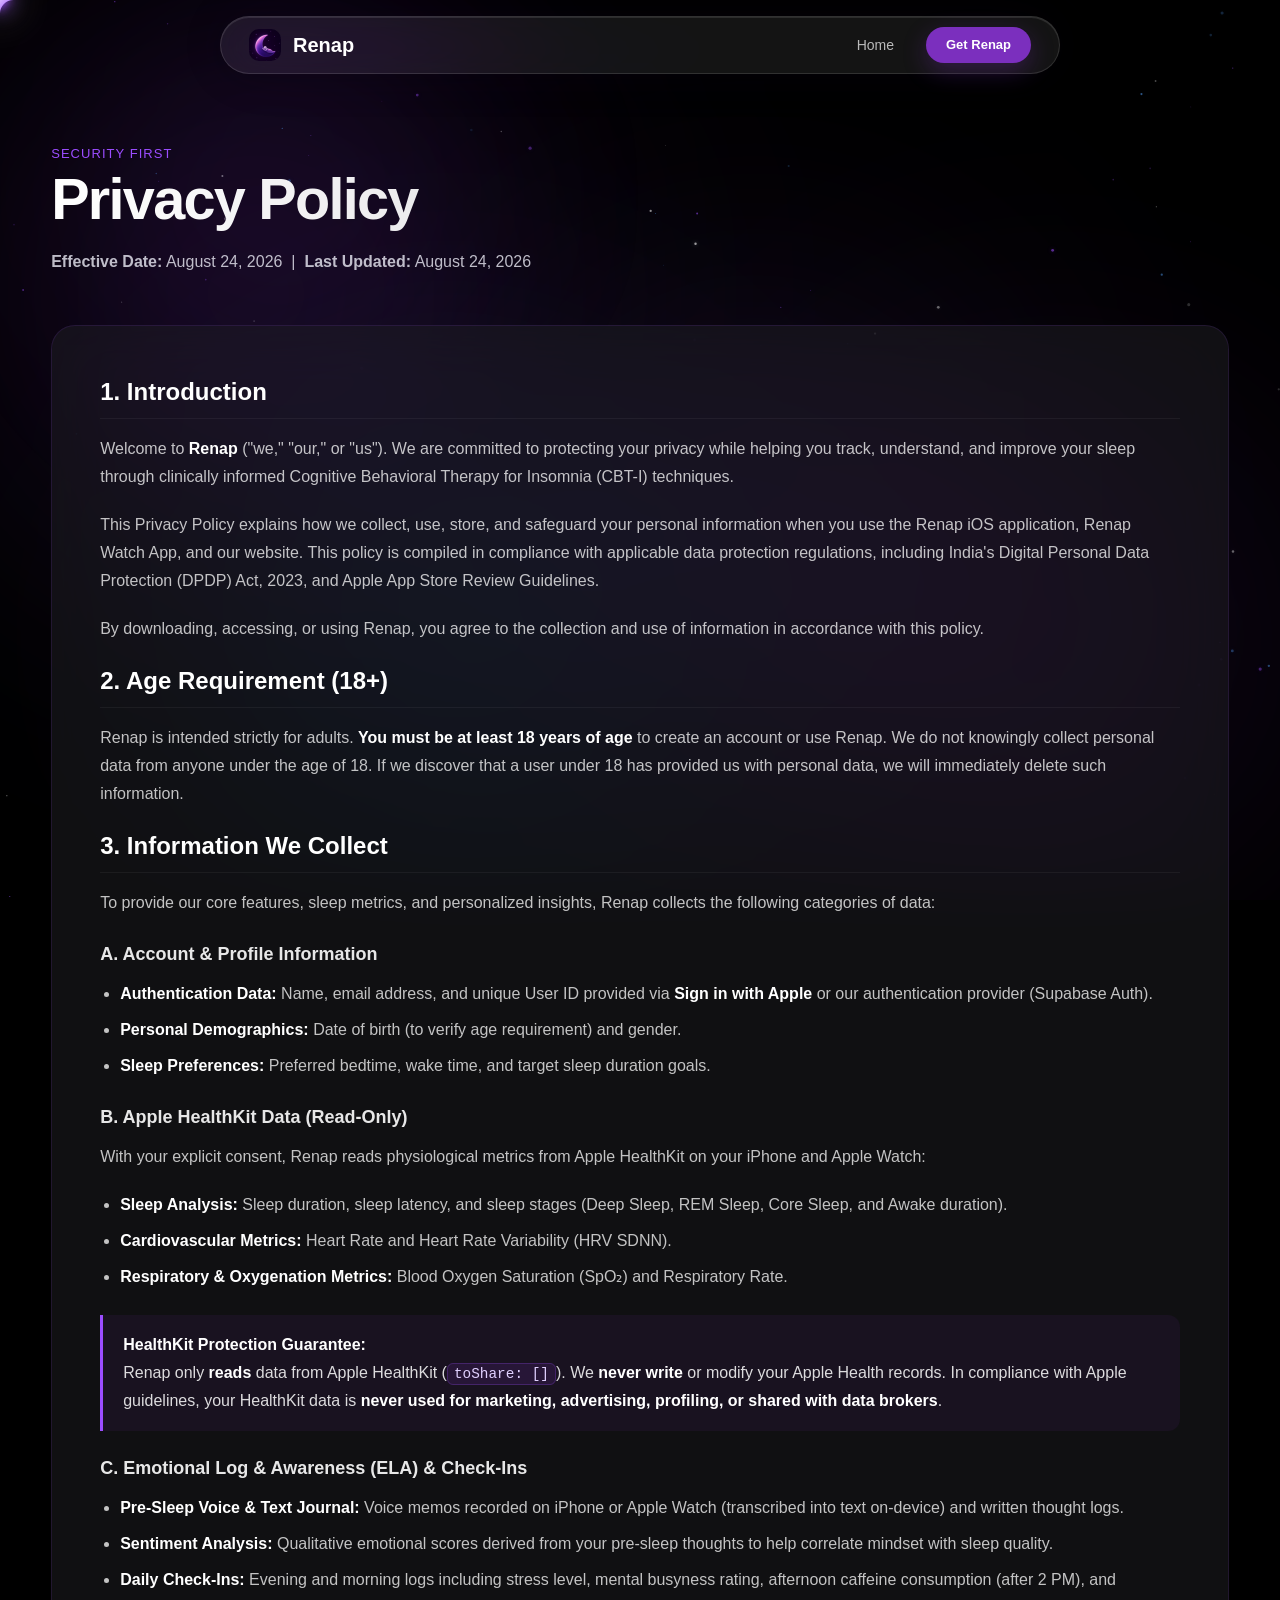
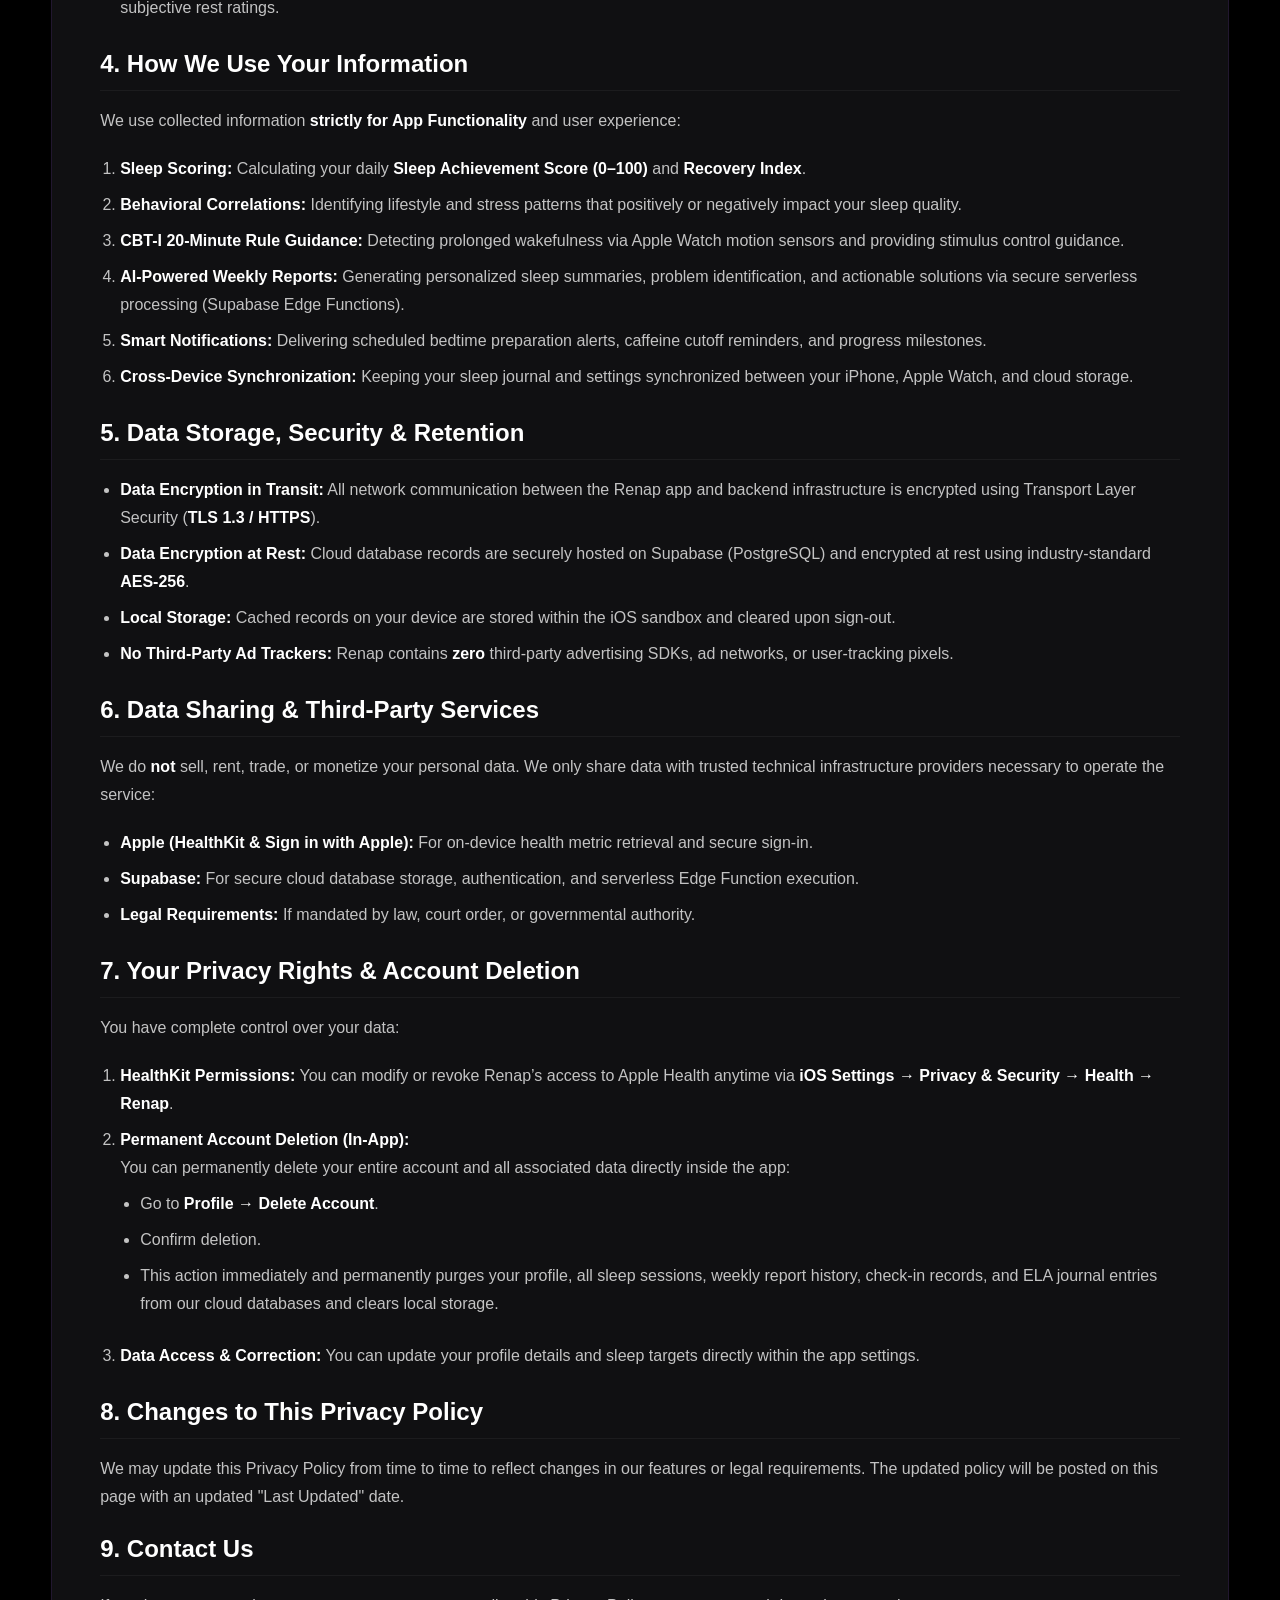
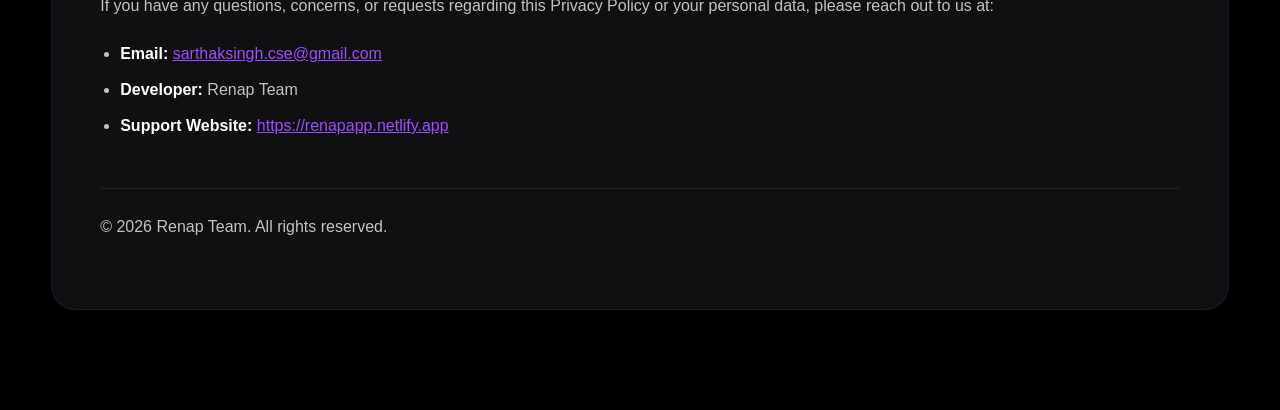
<file: privacy.html>
<!DOCTYPE html>
<html lang="en">

<head>
  <meta charset="UTF-8">
  <meta name="viewport" content="width=device-width, initial-scale=1.0">
  <title>Privacy Policy — Renap</title>
  <meta name="description"
    content="Renap Privacy Policy. Learn how we handle your Apple Watch HealthKit and sleep data with absolute privacy and security.">

  <!-- Open Graph -->
  <meta property="og:title" content="Privacy Policy — Renap">
  <meta property="og:description"
    content="Learn how Renap protects and manages your sleep data. Grounded in HealthKit sandboxing.">
  <meta property="og:type" content="website">

  <!-- Style -->
  <link rel="stylesheet" href="styles.css">
</head>

<body>

  <!-- Cinematic Noise & Glassmorphic Highlights -->
  <div class="interactive-glow-orb" id="interactiveGlowOrb" aria-hidden="true"></div>

  <!-- Flowing Liquid Background -->
  <div class="liquid-bg-container" aria-hidden="true">
    <div class="liquid-orb liquid-orb-1"></div>
    <div class="liquid-orb liquid-orb-2"></div>
    <div class="liquid-orb liquid-orb-3"></div>
    <div class="liquid-orb liquid-orb-4"></div>
  </div>

  <!-- Twinkling Sleep Dust Particles -->
  <canvas id="sleep-dust-canvas" class="particle-canvas" aria-hidden="true"></canvas>

  <!-- ============================================================
       SECTION 1 — NAVIGATION
       ============================================================ -->
  <nav class="navbar" id="navbar">
    <div class="nav-inner">
      <a href="index.html" class="nav-brand" aria-label="Renap Home" id="nav-brand-link">
        <img src="resource/app%20logo.png" alt="Renap Logo" class="nav-logo">
        Renap
      </a>

      <div class="nav-links" id="navLinks">
        <a href="index.html" id="nav-link-home">Home</a>
        <a href="index.html#download" class="nav-cta" id="nav-link-download">
          <span class="btn btn-primary" style="padding: 10px 22px; font-size: 14px;">Get Renap</span>
        </a>
      </div>

      <button class="nav-hamburger" id="navHamburger" aria-label="Toggle navigation menu" aria-expanded="false">
        <span></span>
        <span></span>
        <span></span>
      </button>
    </div>
  </nav>

  <!-- Mobile Nav -->
  <div class="mobile-nav-overlay" id="mobileNavOverlay"></div>
  <div class="mobile-nav" id="mobileNav">
    <a href="index.html" id="mob-link-home">Home</a>
    <a href="index.html#download" class="btn btn-primary" id="mob-link-download">Get Renap</a>
  </div>

  <main>
    <!-- ============================================================
         SECTION 2 — LEGAL DETAILS
         ============================================================ -->
    <section class="legal-section section">
      <div class="container">
        


        <div class="legal-header">
          <span class="text-caption">Security First</span>
          <h1 class="heading-section">Privacy Policy</h1>
          <p class="text-body" style="font-size: 16px; color: var(--text-secondary); margin-top: 8px;"><strong>Effective Date:</strong> August 24, 2026 &nbsp;|&nbsp; <strong>Last Updated:</strong> August 24, 2026</p>
        </div>

        <div class="legal-layout no-toc">
          
          <!-- Content Card -->
          <article class="glass-card legal-content-card">
            <div class="legal-content">
              
              <section id="introduction">
                <h2>1. Introduction</h2>
                <p>Welcome to <strong>Renap</strong> ("we," "our," or "us"). We are committed to protecting your privacy while helping you track, understand, and improve your sleep through clinically informed Cognitive Behavioral Therapy for Insomnia (CBT-I) techniques.</p>
                <p>This Privacy Policy explains how we collect, use, store, and safeguard your personal information when you use the Renap iOS application, Renap Watch App, and our website. This policy is compiled in compliance with applicable data protection regulations, including India's Digital Personal Data Protection (DPDP) Act, 2023, and Apple App Store Review Guidelines.</p>
                <p>By downloading, accessing, or using Renap, you agree to the collection and use of information in accordance with this policy.</p>
              </section>

              <section id="age-requirement">
                <h2>2. Age Requirement (18+)</h2>
                <p>Renap is intended strictly for adults. <strong>You must be at least 18 years of age</strong> to create an account or use Renap. We do not knowingly collect personal data from anyone under the age of 18. If we discover that a user under 18 has provided us with personal data, we will immediately delete such information.</p>
              </section>

              <section id="information-collected">
                <h2>3. Information We Collect</h2>
                <p>To provide our core features, sleep metrics, and personalized insights, Renap collects the following categories of data:</p>
                
                <h3>A. Account &amp; Profile Information</h3>
                <ul>
                  <li><strong>Authentication Data:</strong> Name, email address, and unique User ID provided via <strong>Sign in with Apple</strong> or our authentication provider (Supabase Auth).</li>
                  <li><strong>Personal Demographics:</strong> Date of birth (to verify age requirement) and gender.</li>
                  <li><strong>Sleep Preferences:</strong> Preferred bedtime, wake time, and target sleep duration goals.</li>
                </ul>

                <h3>B. Apple HealthKit Data (Read-Only)</h3>
                <p>With your explicit consent, Renap reads physiological metrics from Apple HealthKit on your iPhone and Apple Watch:</p>
                <ul>
                  <li><strong>Sleep Analysis:</strong> Sleep duration, sleep latency, and sleep stages (Deep Sleep, REM Sleep, Core Sleep, and Awake duration).</li>
                  <li><strong>Cardiovascular Metrics:</strong> Heart Rate and Heart Rate Variability (HRV SDNN).</li>
                  <li><strong>Respiratory &amp; Oxygenation Metrics:</strong> Blood Oxygen Saturation (SpO₂) and Respiratory Rate.</li>
                </ul>

                <blockquote class="legal-callout">
                  <p><strong>HealthKit Protection Guarantee:</strong><br>
                  Renap only <strong>reads</strong> data from Apple HealthKit (<code>toShare: []</code>). We <strong>never write</strong> or modify your Apple Health records. In compliance with Apple guidelines, your HealthKit data is <strong>never used for marketing, advertising, profiling, or shared with data brokers</strong>.</p>
                </blockquote>

                <h3>C. Emotional Log &amp; Awareness (ELA) &amp; Check-Ins</h3>
                <ul>
                  <li><strong>Pre-Sleep Voice &amp; Text Journal:</strong> Voice memos recorded on iPhone or Apple Watch (transcribed into text on-device) and written thought logs.</li>
                  <li><strong>Sentiment Analysis:</strong> Qualitative emotional scores derived from your pre-sleep thoughts to help correlate mindset with sleep quality.</li>
                  <li><strong>Daily Check-Ins:</strong> Evening and morning logs including stress level, mental busyness rating, afternoon caffeine consumption (after 2 PM), and subjective rest ratings.</li>
                </ul>
              </section>

              <section id="how-we-use">
                <h2>4. How We Use Your Information</h2>
                <p>We use collected information <strong>strictly for App Functionality</strong> and user experience:</p>
                <ol>
                  <li><strong>Sleep Scoring:</strong> Calculating your daily <strong>Sleep Achievement Score (0–100)</strong> and <strong>Recovery Index</strong>.</li>
                  <li><strong>Behavioral Correlations:</strong> Identifying lifestyle and stress patterns that positively or negatively impact your sleep quality.</li>
                  <li><strong>CBT-I 20-Minute Rule Guidance:</strong> Detecting prolonged wakefulness via Apple Watch motion sensors and providing stimulus control guidance.</li>
                  <li><strong>AI-Powered Weekly Reports:</strong> Generating personalized sleep summaries, problem identification, and actionable solutions via secure serverless processing (Supabase Edge Functions).</li>
                  <li><strong>Smart Notifications:</strong> Delivering scheduled bedtime preparation alerts, caffeine cutoff reminders, and progress milestones.</li>
                  <li><strong>Cross-Device Synchronization:</strong> Keeping your sleep journal and settings synchronized between your iPhone, Apple Watch, and cloud storage.</li>
                </ol>
              </section>

              <section id="storage-security">
                <h2>5. Data Storage, Security &amp; Retention</h2>
                <ul>
                  <li><strong>Data Encryption in Transit:</strong> All network communication between the Renap app and backend infrastructure is encrypted using Transport Layer Security (<strong>TLS 1.3 / HTTPS</strong>).</li>
                  <li><strong>Data Encryption at Rest:</strong> Cloud database records are securely hosted on Supabase (PostgreSQL) and encrypted at rest using industry-standard <strong>AES-256</strong>.</li>
                  <li><strong>Local Storage:</strong> Cached records on your device are stored within the iOS sandbox and cleared upon sign-out.</li>
                  <li><strong>No Third-Party Ad Trackers:</strong> Renap contains <strong>zero</strong> third-party advertising SDKs, ad networks, or user-tracking pixels.</li>
                </ul>
              </section>

              <section id="sharing-services">
                <h2>6. Data Sharing &amp; Third-Party Services</h2>
                <p>We do <strong>not</strong> sell, rent, trade, or monetize your personal data. We only share data with trusted technical infrastructure providers necessary to operate the service:</p>
                <ul>
                  <li><strong>Apple (HealthKit &amp; Sign in with Apple):</strong> For on-device health metric retrieval and secure sign-in.</li>
                  <li><strong>Supabase:</strong> For secure cloud database storage, authentication, and serverless Edge Function execution.</li>
                  <li><strong>Legal Requirements:</strong> If mandated by law, court order, or governmental authority.</li>
                </ul>
              </section>

              <section id="privacy-rights">
                <h2>7. Your Privacy Rights &amp; Account Deletion</h2>
                <p>You have complete control over your data:</p>
                <ol>
                  <li><strong>HealthKit Permissions:</strong> You can modify or revoke Renap’s access to Apple Health anytime via <strong>iOS Settings → Privacy &amp; Security → Health → Renap</strong>.</li>
                  <li><strong>Permanent Account Deletion (In-App):</strong><br>
                  You can permanently delete your entire account and all associated data directly inside the app:
                    <ul style="margin-top: 8px;">
                      <li>Go to <strong>Profile → Delete Account</strong>.</li>
                      <li>Confirm deletion.</li>
                      <li>This action immediately and permanently purges your profile, all sleep sessions, weekly report history, check-in records, and ELA journal entries from our cloud databases and clears local storage.</li>
                    </ul>
                  </li>
                  <li><strong>Data Access &amp; Correction:</strong> You can update your profile details and sleep targets directly within the app settings.</li>
                </ol>
              </section>

              <section id="policy-changes">
                <h2>8. Changes to This Privacy Policy</h2>
                <p>We may update this Privacy Policy from time to time to reflect changes in our features or legal requirements. The updated policy will be posted on this page with an updated "Last Updated" date.</p>
              </section>

              <section id="contact">
                <h2>9. Contact Us</h2>
                <p>If you have any questions, concerns, or requests regarding this Privacy Policy or your personal data, please reach out to us at:</p>
                <ul>
                  <li><strong>Email:</strong> <a href="mailto:sarthaksingh.cse@gmail.com">sarthaksingh.cse@gmail.com</a></li>
                  <li><strong>Developer:</strong> Renap Team</li>
                  <li><strong>Support Website:</strong> <a href="https://renapapp.netlify.app" target="_blank" rel="noopener noreferrer">https://renapapp.netlify.app</a></li>
                </ul>
              </section>

              <div class="legal-footer">
                <p>© 2026 Renap Team. All rights reserved.</p>
              </div>

            </div>
          </article>

        </div>
      </div>
    </section>
  </main>

  <script src="script.js"></script>
</body>

</html>
</file>
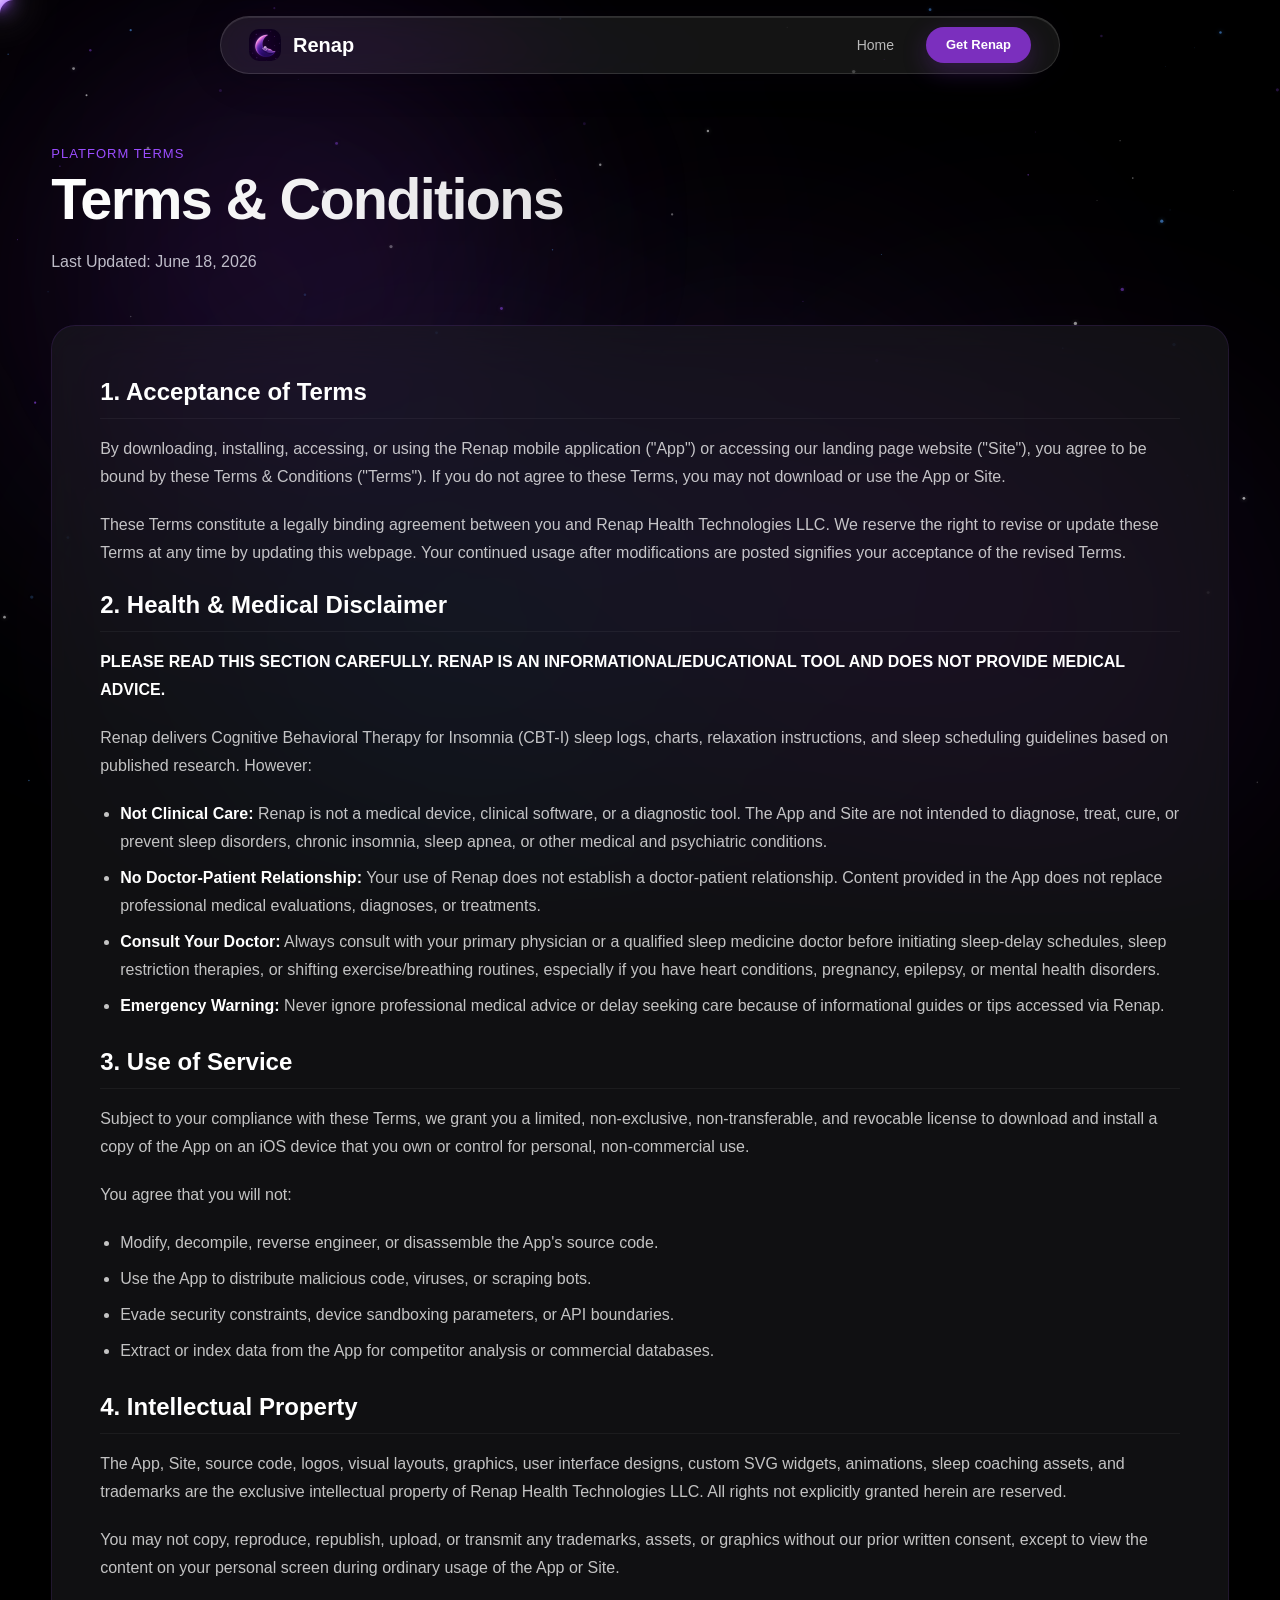
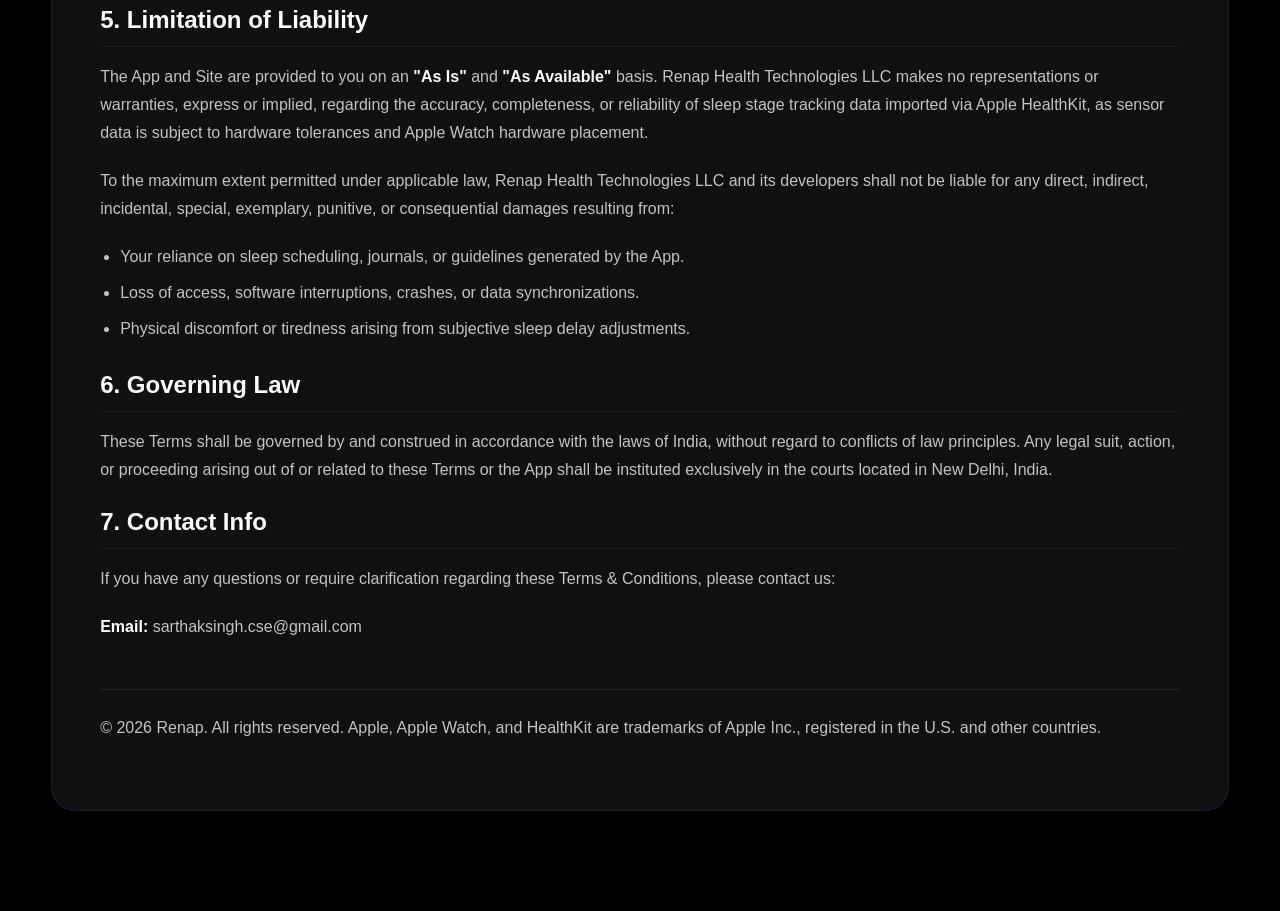
<file: terms.html>
<!DOCTYPE html>
<html lang="en">

<head>
  <meta charset="UTF-8">
  <meta name="viewport" content="width=device-width, initial-scale=1.0">
  <title>Terms & Conditions — Renap</title>
  <meta name="description"
    content="Renap Terms and Conditions. Please read our medical disclaimers, usage licensing, and service details.">

  <!-- Open Graph -->
  <meta property="og:title" content="Terms & Conditions — Renap">
  <meta property="og:description"
    content="Read the terms governing your use of the Renap app. Informational CBT-I disclaimers included.">
  <meta property="og:type" content="website">

  <!-- Style -->
  <link rel="stylesheet" href="styles.css">
</head>

<body>

  <!-- Cinematic Noise & Glassmorphic Highlights -->
  <div class="interactive-glow-orb" id="interactiveGlowOrb" aria-hidden="true"></div>

  <!-- Flowing Liquid Background -->
  <div class="liquid-bg-container" aria-hidden="true">
    <div class="liquid-orb liquid-orb-1"></div>
    <div class="liquid-orb liquid-orb-2"></div>
    <div class="liquid-orb liquid-orb-3"></div>
    <div class="liquid-orb liquid-orb-4"></div>
  </div>

  <!-- Twinkling Sleep Dust Particles -->
  <canvas id="sleep-dust-canvas" class="particle-canvas" aria-hidden="true"></canvas>

  <!-- ============================================================
       SECTION 1 — NAVIGATION
       ============================================================ -->
  <nav class="navbar" id="navbar">
    <div class="nav-inner">
      <a href="index.html" class="nav-brand" aria-label="Renap Home" id="nav-brand-link">
        <img src="resource/app%20logo.png" alt="Renap Logo" class="nav-logo">
        Renap
      </a>

      <div class="nav-links" id="navLinks">
        <a href="index.html" id="nav-link-home">Home</a>
        <a href="index.html#download" class="nav-cta" id="nav-link-download">
          <span class="btn btn-primary" style="padding: 10px 22px; font-size: 14px;">Get Renap</span>
        </a>
      </div>

      <button class="nav-hamburger" id="navHamburger" aria-label="Toggle navigation menu" aria-expanded="false">
        <span></span>
        <span></span>
        <span></span>
      </button>
    </div>
  </nav>

  <!-- Mobile Nav -->
  <div class="mobile-nav-overlay" id="mobileNavOverlay"></div>
  <div class="mobile-nav" id="mobileNav">
    <a href="index.html" id="mob-link-home">Home</a>
    <a href="index.html#download" class="btn btn-primary" id="mob-link-download">Get Renap</a>
  </div>

  <main>
    <!-- ============================================================
         SECTION 2 — LEGAL DETAILS
         ============================================================ -->
    <section class="legal-section section">
      <div class="container">
        


        <div class="legal-header">
          <span class="text-caption">Platform Terms</span>
          <h1 class="heading-section">Terms & Conditions</h1>
          <p class="text-body" style="font-size: 16px; color: var(--text-secondary); margin-top: 8px;">Last Updated: June 18, 2026</p>
        </div>

        <div class="legal-layout no-toc">
          
          <!-- Content Card -->
          <article class="glass-card legal-content-card">
            <div class="legal-content">
              
              <section id="acceptance">
                <h2>1. Acceptance of Terms</h2>
                <p>By downloading, installing, accessing, or using the Renap mobile application ("App") or accessing our landing page website ("Site"), you agree to be bound by these Terms & Conditions ("Terms"). If you do not agree to these Terms, you may not download or use the App or Site.</p>
                <p>These Terms constitute a legally binding agreement between you and Renap Health Technologies LLC. We reserve the right to revise or update these Terms at any time by updating this webpage. Your continued usage after modifications are posted signifies your acceptance of the revised Terms.</p>
              </section>

              <section id="medical-disclaimer">
                <h2>2. Health & Medical Disclaimer</h2>
                <p><strong>PLEASE READ THIS SECTION CAREFULLY. RENAP IS AN INFORMATIONAL/EDUCATIONAL TOOL AND DOES NOT PROVIDE MEDICAL ADVICE.</strong></p>
                <p>Renap delivers Cognitive Behavioral Therapy for Insomnia (CBT-I) sleep logs, charts, relaxation instructions, and sleep scheduling guidelines based on published research. However:</p>
                <ul>
                  <li><strong>Not Clinical Care:</strong> Renap is not a medical device, clinical software, or a diagnostic tool. The App and Site are not intended to diagnose, treat, cure, or prevent sleep disorders, chronic insomnia, sleep apnea, or other medical and psychiatric conditions.</li>
                  <li><strong>No Doctor-Patient Relationship:</strong> Your use of Renap does not establish a doctor-patient relationship. Content provided in the App does not replace professional medical evaluations, diagnoses, or treatments.</li>
                  <li><strong>Consult Your Doctor:</strong> Always consult with your primary physician or a qualified sleep medicine doctor before initiating sleep-delay schedules, sleep restriction therapies, or shifting exercise/breathing routines, especially if you have heart conditions, pregnancy, epilepsy, or mental health disorders.</li>
                  <li><strong>Emergency Warning:</strong> Never ignore professional medical advice or delay seeking care because of informational guides or tips accessed via Renap.</li>
                </ul>
              </section>

              <section id="use-of-service">
                <h2>3. Use of Service</h2>
                <p>Subject to your compliance with these Terms, we grant you a limited, non-exclusive, non-transferable, and revocable license to download and install a copy of the App on an iOS device that you own or control for personal, non-commercial use.</p>
                <p>You agree that you will not:</p>
                <ul>
                  <li>Modify, decompile, reverse engineer, or disassemble the App's source code.</li>
                  <li>Use the App to distribute malicious code, viruses, or scraping bots.</li>
                  <li>Evade security constraints, device sandboxing parameters, or API boundaries.</li>
                  <li>Extract or index data from the App for competitor analysis or commercial databases.</li>
                </ul>
              </section>

              <section id="intellectual-prop">
                <h2>4. Intellectual Property</h2>
                <p>The App, Site, source code, logos, visual layouts, graphics, user interface designs, custom SVG widgets, animations, sleep coaching assets, and trademarks are the exclusive intellectual property of Renap Health Technologies LLC. All rights not explicitly granted herein are reserved.</p>
                <p>You may not copy, reproduce, republish, upload, or transmit any trademarks, assets, or graphics without our prior written consent, except to view the content on your personal screen during ordinary usage of the App or Site.</p>
              </section>

              <section id="limitation-liability">
                <h2>5. Limitation of Liability</h2>
                <p>The App and Site are provided to you on an <strong>"As Is"</strong> and <strong>"As Available"</strong> basis. Renap Health Technologies LLC makes no representations or warranties, express or implied, regarding the accuracy, completeness, or reliability of sleep stage tracking data imported via Apple HealthKit, as sensor data is subject to hardware tolerances and Apple Watch hardware placement.</p>
                <p>To the maximum extent permitted under applicable law, Renap Health Technologies LLC and its developers shall not be liable for any direct, indirect, incidental, special, exemplary, punitive, or consequential damages resulting from:</p>
                <ul>
                  <li>Your reliance on sleep scheduling, journals, or guidelines generated by the App.</li>
                  <li>Loss of access, software interruptions, crashes, or data synchronizations.</li>
                  <li>Physical discomfort or tiredness arising from subjective sleep delay adjustments.</li>
                </ul>
              </section>

              <section id="governing-law">
                <h2>6. Governing Law</h2>
                <p>These Terms shall be governed by and construed in accordance with the laws of India, without regard to conflicts of law principles. Any legal suit, action, or proceeding arising out of or related to these Terms or the App shall be instituted exclusively in the courts located in New Delhi, India.</p>
              </section>

              <section id="contact">
                <h2>7. Contact Info</h2>
                <p>If you have any questions or require clarification regarding these Terms & Conditions, please contact us:</p>
                <p><strong>Email:</strong> sarthaksingh.cse@gmail.com</p>
              </section>

              <div class="legal-footer">
                <p>© 2026 Renap. All rights reserved. Apple, Apple Watch, and HealthKit are trademarks of Apple Inc., registered in the U.S. and other countries.</p>
              </div>

            </div>
          </article>

        </div>
      </div>
    </section>
  </main>

  <script src="script.js"></script>
</body>

</html>
</file>
<file: styles.css>
/* ============================================================
   RENAP — Landing Page Styles
   Complete responsive rewrite
   ============================================================ */

/* --- Removed Google Fonts in favor of Apple System Fonts --- */

/* ============================================================
   1. DESIGN TOKENS
   ============================================================ */
:root {
  /* Brand Colors */
  --renap-purple: #7B2FBE;
  --renap-purple-bright: #9B4DFF;
  --renap-deep-purple: #7B61FF;
  --renap-moon-blue: #4A90E2;
  --renap-orb-pink: #FF2D9B;
  --renap-orb-blue: #3D5AFE;

  /* Sleep Stage Colors */
  --sleep-awake: #FF6B6B;
  --sleep-rem: #5AC8FA;
  --sleep-core: #007AFF;
  --sleep-deep: #5856D6;

  /* Surfaces */
  --bg: #000000;
  --surface: rgba(28, 28, 30, 0.6);
  --surface-hover: rgba(44, 44, 46, 0.8);
  --surface-border: rgba(155, 77, 255, 0.12);
  --surface-border-hover: rgba(155, 77, 255, 0.3);

  /* Text */
  --text-primary: #FFFFFF;
  --text-secondary: rgba(235, 235, 245, 0.8);

  /* Typography */
  --font-display: -apple-system, BlinkMacSystemFont, "SF Pro Display", "Helvetica Neue", Helvetica, Arial, sans-serif;
  --font-body: -apple-system, BlinkMacSystemFont, "SF Pro Text", "Helvetica Neue", Helvetica, Arial, sans-serif;
  --font-mono: "SF Mono", ui-monospace, SFMono-Regular, Menlo, Monaco, Consolas, monospace;

  /* Spacing */
  --section-padding: 120px 0;
  --container-width: 1600px;
  --card-radius: 24px;
  --btn-radius: 9999px;

  /* Transitions */
  --transition-fast: 200ms ease;
  --transition-card: 250ms ease;
}

/* ============================================================
   2. GLOBAL RESET & BASE
   ============================================================ */
*,
*::before,
*::after {
  margin: 0;
  padding: 0;
  box-sizing: border-box;
}

html {
  scroll-behavior: smooth;
  -webkit-font-smoothing: antialiased;
  -moz-osx-font-smoothing: grayscale;
  overflow-x: hidden;
  height: 100%;
}

body {
  font-family: var(--font-body);
  font-size: 17px;
  line-height: 1.5;
  color: var(--text-primary);
  background-color: var(--bg);
  overflow-x: hidden;
  display: flex;
  flex-direction: column;
  min-height: 100vh;
}

main {
  flex: 1 0 auto;
}

a {
  color: inherit;
  text-decoration: none;
}

img {
  max-width: 100%;
  display: block;
}

button {
  font-family: inherit;
  cursor: pointer;
  border: none;
  background: none;
  color: inherit;
}

ul,
ol {
  list-style: none;
}

/* ============================================================
   3. TYPOGRAPHY
   ============================================================ */
.heading-hero {
  font-family: var(--font-display);
  font-size: clamp(44px, 6vw, 110px);
  font-weight: 800;
  line-height: 1.05;
  letter-spacing: -0.04em;
  color: var(--text-primary);
}

.heading-section {
  font-family: var(--font-display);
  font-size: clamp(32px, 4.5vw, 68px);
  font-weight: 700;
  line-height: 1.15;
  letter-spacing: -0.03em;
  color: var(--text-primary);
}

.heading-feature {
  font-family: var(--font-display);
  font-size: clamp(22px, 2.2vw, 38px);
  font-weight: 600;
  line-height: 1.3;
  color: var(--text-primary);
}

.text-body {
  font-size: clamp(17px, 1.3vw, 22px);
  font-weight: 400;
  line-height: 1.8;
  color: rgba(255, 255, 255, 0.88);
}

.text-caption {
  font-size: 13px;
  font-weight: 500;
  letter-spacing: 0.08em;
  text-transform: uppercase;
  color: var(--text-secondary);
}

.text-data {
  font-family: var(--font-mono);
  font-size: clamp(36px, 4.5vw, 72px);
  font-weight: 700;
  color: var(--renap-purple-bright);
}

.text-purple {
  color: var(--renap-purple-bright) !important;
}

/* ============================================================
   4. LAYOUT
   ============================================================ */
.container {
  width: 100%;
  max-width: var(--container-width);
  margin: 0 auto;
  padding: 0 clamp(16px, 4vw, 64px);
}

.section {
  position: relative;
  padding: var(--section-padding);
  overflow: hidden;
  /* Prevent decorative background orbs and glows from causing horizontal overflow */
}

.section-center {
  text-align: center;
}

.section-header {
  max-width: 800px;
  margin: 0 auto 64px;
  text-align: center;
}

.section-header .text-body {
  margin-top: 32px;
  line-height: 1.85;
}

/* ============================================================
   5. GLASSMORPHIC CARDS
   ============================================================ */
.glass-card {
  position: relative;
  overflow: hidden;
  background: var(--surface);
  backdrop-filter: saturate(180%) blur(30px);
  -webkit-backdrop-filter: saturate(180%) blur(30px);
  border: 0.5px solid var(--surface-border);
  border-radius: var(--card-radius);
  padding: 32px;
  transition: border-color var(--transition-card),
    background var(--transition-card),
    transform var(--transition-card);
}

.glass-card:hover {
  border-color: var(--surface-border-hover);
  background: var(--surface-hover);
  transform: translateY(-2px);
}

/* Interactive 3D glass card shine reflection */
.glass-card::before,
.feature-info::before {
  content: '';
  position: absolute;
  inset: 0;
  background: radial-gradient(circle 240px at var(--mouse-x, -999px) var(--mouse-y, -999px),
      rgba(255, 255, 255, 0.08),
      transparent 80%);
  z-index: 1;
  pointer-events: none;
  transition: opacity 300ms ease;
  opacity: 0;
}

.glass-card:hover::before,
.feature-info:hover::before {
  opacity: 1;
}

/* ============================================================
   6. BUTTONS
   ============================================================ */
.btn {
  display: inline-flex;
  align-items: center;
  justify-content: center;
  gap: 8px;
  padding: 14px 28px;
  border-radius: var(--btn-radius);
  font-size: 16px;
  font-weight: 600;
  transition: transform 150ms cubic-bezier(0.25, 0.46, 0.45, 0.94),
    background 200ms ease,
    box-shadow 200ms ease,
    border-color 200ms ease;
  white-space: nowrap;
}

.btn-primary {
  background: var(--renap-purple);
  color: var(--text-primary);
  box-shadow: 0 8px 24px rgba(123, 47, 190, 0.3);
}

.btn-primary:hover {
  filter: brightness(1.1);
  box-shadow: 0 12px 28px rgba(155, 77, 255, 0.4);
  transform: translateY(-2px) scale(1.02);
}

.btn-primary:active {
  transform: translateY(1px) scale(0.95) !important;
}

.btn-ghost {
  background: transparent;
  color: var(--renap-purple-bright);
  border: 1.5px solid var(--renap-purple-bright);
}

.btn-ghost:hover {
  background: rgba(155, 77, 255, 0.1);
  box-shadow: 0 0 20px rgba(155, 77, 255, 0.2);
  transform: translateY(-2px) scale(1.02);
}

.btn-ghost:active {
  transform: translateY(1px) scale(0.95) !important;
}

/* Focus states for accessibility */
.btn:focus-visible,
a:focus-visible,
button:focus-visible {
  outline: 2px solid var(--renap-purple-bright);
  outline-offset: 3px;
}

/* Cinematic Glassmorphic Highlights */

.interactive-glow-orb {
  position: fixed;
  top: 0;
  left: 0;
  width: 600px;
  height: 600px;
  border-radius: 50%;
  background: radial-gradient(circle, rgba(155, 77, 255, 0.08) 0%, rgba(0, 0, 0, 0) 70%);
  filter: blur(80px);
  pointer-events: none;
  z-index: -5;
  /* Behind text but in front of fixed orbs */
  transform: translate3d(-999px, -999px, 0) translate(-50%, -50%);
  will-change: transform;
  display: block;
}

.particle-canvas {
  position: fixed;
  top: 0;
  left: 0;
  width: 100vw;
  height: 100vh;
  pointer-events: none;
  z-index: -8;
  /* Float on top of liquid orbs (-10) but behind everything else */
}

/* Liquid background container and elements */
.liquid-bg-container {
  position: fixed;
  top: 0;
  left: 0;
  width: 100vw;
  height: 100vh;
  z-index: -10;
  pointer-events: none;
  overflow: hidden;
  background-color: #000000;
  /* Removed parent-level filter: blur to prevent full-screen repaint and color banding */
  opacity: 0.85;
}

.liquid-filter-svg {
  position: absolute;
  width: 0;
  height: 0;
  pointer-events: none;
}

.liquid-orb {
  position: absolute;
  border-radius: 50%;
  mix-blend-mode: screen;
  will-change: transform;
  filter: blur(120px);
  /* Applied directly to individual orbs for GPU caching and ultra-smooth animations */
}

.liquid-orb-1 {
  top: -10%;
  left: -10%;
  width: 60vw;
  height: 60vw;
  background: radial-gradient(circle, rgba(123, 47, 190, 0.25) 0%, rgba(123, 47, 190, 0.05) 60%, rgba(0, 0, 0, 0) 100%);
  animation: liquidFloat1 24s ease-in-out infinite;
}

.liquid-orb-2 {
  bottom: -10%;
  right: -10%;
  width: 55vw;
  height: 55vw;
  background: radial-gradient(circle, rgba(123, 47, 190, 0.18) 0%, rgba(123, 47, 190, 0.04) 60%, rgba(0, 0, 0, 0) 100%);
  animation: liquidFloat2 28s ease-in-out infinite;
}

.liquid-orb-3 {
  top: 35%;
  left: 10%;
  width: 50vw;
  height: 50vw;
  background: radial-gradient(circle, rgba(74, 144, 226, 0.18) 0%, rgba(74, 144, 226, 0.04) 60%, rgba(0, 0, 0, 0) 100%);
  animation: liquidFloat3 22s ease-in-out infinite;
}

.liquid-orb-4 {
  top: 20%;
  right: 15%;
  width: 52vw;
  height: 52vw;
  background: radial-gradient(circle, rgba(155, 77, 255, 0.16) 0%, rgba(155, 77, 255, 0.03) 60%, rgba(0, 0, 0, 0) 100%);
  animation: liquidFloat4 26s ease-in-out infinite;
}

/* ============================================================
   7. PURPLE GLOW & ORB BACKGROUNDS
   ============================================================ */
.glow-bg {
  position: absolute;
  top: -300px;
  left: 50%;
  transform: translateX(-50%);
  width: 1200px;
  height: 800px;
  background: radial-gradient(circle at center,
      rgba(155, 77, 255, 0.18) 0%,
      rgba(123, 47, 190, 0.1) 35%,
      rgba(74, 144, 226, 0.04) 65%,
      rgba(123, 47, 190, 0.01) 85%,
      rgba(0, 0, 0, 0) 100%);
  filter: blur(120px);
  pointer-events: none;
  z-index: 0;
  opacity: 0.4;
}

.glow-bg-strong {
  width: 1400px;
  height: 900px;
  background: radial-gradient(circle at center,
      rgba(155, 77, 255, 0.28) 0%,
      rgba(123, 47, 190, 0.14) 35%,
      rgba(61, 90, 254, 0.07) 65%,
      rgba(255, 45, 155, 0.02) 85%,
      rgba(0, 0, 0, 0) 100%);
  filter: blur(140px);
  opacity: 0.5;
}

.orb {
  position: absolute;
  border-radius: 50%;
  pointer-events: none;
  z-index: 0;
}

.orb-pink {
  width: 500px;
  height: 500px;
  background: radial-gradient(circle, rgba(255, 45, 155, 0.08) 0%, rgba(0, 0, 0, 0) 70%);
  filter: blur(80px);
}

.orb-blue {
  width: 450px;
  height: 450px;
  background: radial-gradient(circle, rgba(61, 90, 254, 0.08) 0%, rgba(0, 0, 0, 0) 70%);
  filter: blur(80px);
}

/* ============================================================
   8. NAVIGATION
   ============================================================ */
.navbar {
  position: fixed;
  top: 16px;
  left: 50%;
  transform: translateX(-50%);
  width: min(92vw, 840px);
  z-index: 1000;
  background: rgba(255, 255, 255, 0.08);
  backdrop-filter: saturate(180%) blur(24px);
  -webkit-backdrop-filter: saturate(180%) blur(24px);
  border: 1px solid rgba(255, 255, 255, 0.12);
  border-radius: 9999px;
  box-shadow:
    0 4px 30px rgba(0, 0, 0, 0.3),
    0 0 60px rgba(123, 47, 190, 0.06),
    inset 0 1px 0 rgba(255, 255, 255, 0.1);
  transition: background 300ms ease, border-color 300ms ease, box-shadow 300ms ease;
  animation: navbarSlideDown 800ms cubic-bezier(0.16, 1, 0.3, 1) both;
}

.navbar.scrolled {
  background: rgba(10, 5, 20, 0.75);
  border-color: rgba(155, 77, 255, 0.15);
  box-shadow:
    0 8px 32px rgba(0, 0, 0, 0.5),
    0 0 40px rgba(123, 47, 190, 0.08),
    inset 0 1px 0 rgba(255, 255, 255, 0.06);
}

.nav-inner {
  display: flex;
  align-items: center;
  justify-content: space-between;
  height: 56px;
  width: 100%;
  margin: 0 auto;
  padding: 0 28px;
  gap: 36px;
}

.nav-brand {
  display: flex;
  align-items: center;
  gap: 12px;
  font-family: var(--font-display);
  font-weight: 700;
  font-size: 20px;
  color: var(--text-primary);
  z-index: 1001;
  white-space: nowrap;
  flex-shrink: 0;
}

.nav-brand svg {
  width: 28px;
  height: 28px;
  fill: var(--renap-purple-bright);
}

.nav-logo {
  width: 32px;
  height: 32px;
  border-radius: 10px;
  object-fit: cover;
}

.nav-links {
  display: flex;
  align-items: center;
  gap: 28px;
  margin-left: auto;
}

.nav-links a {
  font-size: 14px;
  font-weight: 500;
  color: rgba(255, 255, 255, 0.7);
  transition: color var(--transition-fast);
  position: relative;
  white-space: nowrap;
}

.nav-links a::after {
  content: '';
  position: absolute;
  bottom: -4px;
  left: 50%;
  transform: translateX(-50%);
  width: 0;
  height: 2px;
  background: var(--renap-purple-bright);
  border-radius: 1px;
  transition: width 250ms ease;
}

.nav-links a:hover,
.nav-links a.active {
  color: #ffffff;
}

.nav-links a.active::after,
.nav-links a:hover::after {
  width: 100%;
}

.nav-cta {
  margin-left: 4px;
}

.nav-cta .btn {
  padding: 8px 20px !important;
  font-size: 13px !important;
}

.nav-cta::after {
  display: none !important;
}

/* Hamburger */
.nav-hamburger {
  display: none;
  flex-direction: column;
  gap: 5px;
  z-index: 1001;
  padding: 8px;
}

.nav-hamburger span {
  width: 24px;
  height: 2px;
  background: var(--text-primary);
  border-radius: 2px;
  transition: all 300ms ease;
}

.nav-hamburger.open span:nth-child(1) {
  transform: rotate(45deg) translate(5px, 5px);
}

.nav-hamburger.open span:nth-child(2) {
  opacity: 0;
}

.nav-hamburger.open span:nth-child(3) {
  transform: rotate(-45deg) translate(5px, -5px);
}

/* Mobile Nav Overlay */
.mobile-nav-overlay {
  position: fixed;
  inset: 0;
  background: rgba(0, 0, 0, 0.6);
  backdrop-filter: blur(8px);
  -webkit-backdrop-filter: blur(8px);
  opacity: 0;
  visibility: hidden;
  transition: all 300ms ease;
  z-index: 999;
}

.mobile-nav-overlay.open {
  opacity: 1;
  visibility: visible;
}

.mobile-nav {
  position: fixed;
  top: 0;
  right: -100%;
  width: 300px;
  max-width: 85vw;
  height: 100vh;
  height: 100dvh;
  background: rgba(10, 5, 20, 0.95);
  backdrop-filter: blur(24px);
  -webkit-backdrop-filter: blur(24px);
  border-left: 1px solid rgba(255, 255, 255, 0.08);
  padding: 100px 32px 32px;
  display: flex;
  flex-direction: column;
  gap: 28px;
  transition: right 350ms cubic-bezier(0.22, 1, 0.36, 1);
  z-index: 1000;
  overflow-y: auto;
}

.mobile-nav.open {
  right: 0;
}

.mobile-nav a {
  font-size: 20px;
  font-weight: 500;
  color: var(--text-secondary);
  transition: color var(--transition-fast);
}

.mobile-nav a:hover,
.mobile-nav a.active {
  color: var(--renap-purple-bright);
}

.mobile-nav .btn {
  margin-top: 16px;
  text-align: center;
}

/* ============================================================
   9. HERO SECTION
   ============================================================ */
.hero {
  padding: 160px 0 80px;
  min-height: 100vh;
  display: flex;
  flex-direction: column;
  justify-content: center;
  position: relative;
}

.hero-content {
  display: grid;
  grid-template-columns: 1fr 1fr;
  gap: 80px;
  align-items: center;
}

.hero-text {
  position: relative;
  z-index: 2;
}

.hero-text .heading-hero {
  margin-bottom: 24px;
}

.hero-text .text-body {
  font-size: 18px;
  max-width: 520px;
  margin-bottom: 36px;
}

.hero-ctas {
  display: flex;
  align-items: center;
  gap: 16px;
  flex-wrap: wrap;
}

.hero-visual {
  position: relative;
  display: flex;
  justify-content: center;
  align-items: center;
  z-index: 2;
}

.hero-visual .phone-frame-real-mockup {
  width: auto;
  height: 560px;
}

.hero .glow-bg {
  animation: breathe 4s ease-in-out infinite;
}

/* Floating stat chips */
.stat-chip {
  position: absolute;
  display: flex;
  align-items: center;
  gap: 8px;
  padding: 10px 16px;
  background: rgba(255, 255, 255, 0.07);
  backdrop-filter: blur(16px);
  -webkit-backdrop-filter: blur(16px);
  border: 1px solid rgba(255, 255, 255, 0.12);
  border-radius: 16px;
  font-size: 14px;
  font-weight: 500;
  white-space: nowrap;
  z-index: 5;
  animation: floatChip 3.5s ease-in-out infinite;
}

.stat-chip .chip-value {
  font-family: var(--font-mono);
  font-weight: 700;
  color: var(--renap-purple-bright);
}

.stat-chip .chip-arrow {
  color: #4ADE80;
  font-size: 12px;
}

.stat-chip:nth-child(1) {
  top: 5%;
  right: 0%;
  animation-delay: 0s;
}

.stat-chip:nth-child(2) {
  bottom: 20%;
  right: -2%;
  animation-delay: 0.8s;
}

.stat-chip:nth-child(3) {
  bottom: 10%;
  left: 0%;
  animation-delay: 1.5s;
}

.stat-chip:nth-child(4) {
  top: 15%;
  left: -1%;
  animation-delay: 2.2s;
}

/* Social proof bar */
.social-proof {
  margin-top: 36px;
  padding: 20px 0;
  position: relative;
  z-index: 2;
}

.social-proof-inner {
  display: flex;
  align-items: center;
  justify-content: center;
  gap: 16px;
  flex-wrap: wrap;
  font-size: 14px;
  color: var(--text-secondary);
}

.social-proof .stars {
  color: #FFD700;
  letter-spacing: 2px;
}

.social-proof .dot {
  width: 4px;
  height: 4px;
  border-radius: 50%;
  background: rgba(255, 255, 255, 0.25);
  display: inline-block;
}

/* ============================================================
   10. iPHONE MOCKUP
   ============================================================ */
.phone-frame {
  position: relative;
  width: 280px;
  /* Fixed width on desktop */
  aspect-ratio: 406 / 839;
  border-radius: 40px;
  background: #000000;
  overflow: hidden;
  box-shadow: 0 0 80px rgba(123, 47, 190, 0.2);
  flex-shrink: 0;
  --phone-scale: 1;
  /* Default scale factor for W=280px */
}

.phone-frame::after {
  content: '';
  position: absolute;
  inset: 0;
  background-image: url('resource/Iphone.png');
  background-size: 100% 100%;
  background-repeat: no-repeat;
  pointer-events: none;
  z-index: 10;
}

.phone-screenshot {
  position: absolute;
  top: 3.2%;
  bottom: 3.2%;
  left: 6.5%;
  right: 6.5%;
  width: 87%;
  height: 93.6%;
  object-fit: cover;
  object-position: top;
  border-radius: 36px;
  display: block;
}

/* Hide fake Dynamic Island as it is built into the official iPhone frame image */
.phone-frame::before {
  display: none;
}

/* Real mockup images that already include the iPhone bezel — hide the ::after overlay */
.phone-frame-real-mockup {
  background: transparent;
  box-shadow: none;
  border-radius: 0;
  overflow: visible;
  /* Override the base width/aspect-ratio — use fixed height as the single sizing anchor */
  width: auto;
  aspect-ratio: unset;
  height: 500px;
  /* Uniform height for all feature mockups */
}

.phone-frame-real-mockup::after {
  display: none;
}

.phone-frame-real-mockup .phone-mockup-img {
  width: auto;
  height: 100%;
  max-width: 100%;
  object-fit: contain;
  display: block;
  border-radius: 0;
  filter: drop-shadow(0 0 60px rgba(123, 47, 190, 0.25));
}

.phone-screen {
  position: absolute;
  top: 0;
  left: 0;
  width: 280px;
  height: 578px;
  transform-origin: top left;
  transform: scale(var(--phone-scale, 1));
  padding: 52px 16px 16px;
  overflow: hidden;
  display: flex;
  flex-direction: column;
  gap: 10px;
  box-sizing: border-box;
}

/* Sleep Dashboard Screen Content */
.screen-header {
  text-align: center;
  margin-bottom: 4px;
}

.screen-header .screen-title {
  font-size: 13px;
  font-weight: 600;
  color: var(--text-primary);
}

.screen-header .screen-date {
  font-size: 10px;
  color: var(--text-secondary);
}

.screen-score-ring {
  width: 80px;
  height: 80px;
  border-radius: 50%;
  border: 3px solid var(--renap-purple-bright);
  display: flex;
  align-items: center;
  justify-content: center;
  margin: 4px auto;
  position: relative;
}

.screen-score-ring::before {
  content: '';
  position: absolute;
  inset: -1px;
  border-radius: 50%;
  border: 3px solid transparent;
  border-top-color: var(--renap-deep-purple);
  border-right-color: var(--renap-deep-purple);
}

.screen-score {
  font-family: var(--font-mono);
  font-size: 26px;
  font-weight: 700;
  color: var(--renap-purple-bright);
}

.screen-score-label {
  font-size: 8px;
  color: var(--text-secondary);
  text-align: center;
  margin-top: -2px;
}

.screen-card {
  background: rgba(255, 255, 255, 0.05);
  border: 1px solid rgba(255, 255, 255, 0.08);
  border-radius: 14px;
  padding: 10px 12px;
}

.screen-card-title {
  font-size: 9px;
  font-weight: 600;
  color: var(--text-secondary);
  text-transform: uppercase;
  letter-spacing: 0.05em;
  margin-bottom: 6px;
}

/* Hypnogram bars */
.hypnogram {
  display: flex;
  align-items: flex-end;
  gap: 2px;
  height: 40px;
}

.hypnogram-bar {
  flex: 1;
  border-radius: 2px 2px 0 0;
  min-width: 3px;
}

/* Stage legend */
.stage-legend {
  display: flex;
  gap: 8px;
  flex-wrap: wrap;
  margin-top: 4px;
}

.stage-dot {
  display: flex;
  align-items: center;
  gap: 3px;
  font-size: 7px;
  color: var(--text-secondary);
}

.stage-dot span {
  width: 6px;
  height: 6px;
  border-radius: 50%;
}

/* Vital row */
.vitals-row {
  display: grid;
  grid-template-columns: 1fr 1fr;
  gap: 6px;
}

.vital-item {
  background: rgba(255, 255, 255, 0.04);
  border: 1px solid rgba(255, 255, 255, 0.06);
  border-radius: 10px;
  padding: 8px;
  text-align: center;
}

.vital-value {
  font-family: var(--font-mono);
  font-size: 14px;
  font-weight: 700;
  color: var(--text-primary);
}

.vital-label {
  font-size: 8px;
  color: var(--text-secondary);
  margin-top: 2px;
}

/* ============================================================
   11. PAIN POINT SECTION
   ============================================================ */
#problem .section-header {
  max-width: 1000px;
}

.problem-layout {
  display: grid;
  grid-template-columns: 1fr 1.2fr;
  gap: 80px;
  align-items: center;
}

.problem-left .section-header {
  text-align: left;
  margin: 0;
  max-width: 100%;
}

.problem-left .text-body {
  margin-top: 24px;
}

.problem-right {
  display: flex;
  flex-direction: column;
  gap: 20px;
}

.pain-stat-card {
  display: grid;
  grid-template-columns: 1fr;
  align-items: center;
  padding: 32px;
  background: rgba(28, 28, 30, 0.4);
  border: 1.5px solid rgba(155, 77, 255, 0.12);
  border-radius: 20px;
  text-align: left;
  transition: all 0.4s cubic-bezier(0.25, 1, 0.5, 1);
  position: relative;
  overflow: hidden;
  box-shadow: 0 4px 20px rgba(0, 0, 0, 0.3);
}

.stat-card-default,
.stat-card-hover {
  grid-area: 1 / 1;
  width: 100%;
  transition: opacity 0.35s cubic-bezier(0.25, 1, 0.5, 1),
    transform 0.35s cubic-bezier(0.25, 1, 0.5, 1),
    filter 0.35s cubic-bezier(0.25, 1, 0.5, 1);
}

.stat-card-default {
  display: flex;
  align-items: center;
  gap: 28px;
  opacity: 1;
  filter: blur(0);
  transform: translateY(0);
}

.stat-card-hover {
  opacity: 0;
  filter: blur(8px);
  transform: translateY(12px);
  pointer-events: none;
}

.stat-description {
  font-size: 15px;
  line-height: 1.6;
  color: var(--text-primary);
  margin: 0;
}

.pain-stat-card .stat-icon {
  flex-shrink: 0;
  width: 56px;
  height: 56px;
  border-radius: 16px;
  background: rgba(123, 47, 190, 0.15);
  border: 1px solid rgba(155, 77, 255, 0.2);
  display: flex;
  align-items: center;
  justify-content: center;
  transition: all 0.3s ease;
}

.pain-stat-card .stat-info-group {
  display: flex;
  flex-direction: column;
  gap: 4px;
}

.pain-stat-card .text-data {
  font-family: var(--font-display);
  font-size: clamp(28px, 3vw, 42px);
  font-weight: 800;
  color: #fff;
  line-height: 1.1;
  transition: all 0.3s ease;
}

.pain-stat-card .stat-label {
  font-size: 15px;
  color: var(--text-secondary);
  line-height: 1.4;
}

/* Hover effects */
.pain-stat-card:hover {
  transform: translateX(8px);
  background: rgba(28, 28, 30, 0.7);
  border-color: rgba(155, 77, 255, 0.4);
  box-shadow: 0 10px 30px rgba(155, 77, 255, 0.15);
}

.pain-stat-card:hover .stat-card-default {
  opacity: 0;
  filter: blur(8px);
  transform: translateY(-12px);
  pointer-events: none;
}

.pain-stat-card:hover .stat-card-hover {
  opacity: 1;
  filter: blur(0);
  transform: translateY(0);
  pointer-events: auto;
}

.pain-stat-card:hover .stat-icon {
  background: rgba(155, 77, 255, 0.25);
  border-color: var(--renap-purple-bright);
  box-shadow: 0 0 15px rgba(155, 77, 255, 0.4);
}

.pain-stat-card:hover .text-data {
  background: linear-gradient(135deg, var(--renap-purple-bright) 0%, var(--renap-orb-pink) 100%);
  -webkit-background-clip: text;
  -webkit-text-fill-color: transparent;
}

/* ============================================================
   12. FEATURES SECTION
   ============================================================ */
.scroll-line-container {
  position: absolute;
  top: 0;
  left: 0;
  width: 100%;
  height: 100%;
  pointer-events: none;
  z-index: 1;
}

.scroll-line-svg {
  width: 100%;
  height: 100%;
  display: block;
}

.scroll-line-active,
.scroll-line-glow {
  transition: stroke-dashoffset 120ms cubic-bezier(0.1, 0.8, 0.25, 1);
}

#features .container {
  position: relative;
  z-index: 2;
}

.feature-row {
  display: grid;
  grid-template-columns: 1fr 1fr;
  gap: 80px;
  align-items: center;
  margin-bottom: 100px;
}

.feature-row:last-child {
  margin-bottom: 0;
}

.feature-row.reverse {
  direction: rtl;
}

.feature-row.reverse>* {
  direction: ltr;
}

.feature-info {
  position: relative;
  z-index: 2;
  overflow: hidden;
  background: var(--surface);
  backdrop-filter: saturate(180%) blur(30px);
  -webkit-backdrop-filter: saturate(180%) blur(30px);
  border: 0.5px solid var(--surface-border);
  border-radius: var(--card-radius);
  padding: 48px;
  max-width: 560px;
  justify-self: center;
  transition: border-color 300ms ease, box-shadow 300ms ease;
  box-shadow: 0 15px 35px rgba(0, 0, 0, 0.2);
}

.feature-info:hover {
  border-color: rgba(155, 77, 255, 0.4);
  box-shadow: 0 30px 60px rgba(0, 0, 0, 0.6),
    0 0 50px rgba(155, 77, 255, 0.18);
}

.feature-icon {
  width: 56px;
  height: 56px;
  border-radius: 16px;
  background: linear-gradient(135deg, rgba(123, 47, 190, 0.25), rgba(123, 47, 190, 0.05));
  backdrop-filter: blur(12px);
  -webkit-backdrop-filter: blur(12px);
  border: 1px solid rgba(155, 77, 255, 0.3);
  box-shadow: inset 0 0 20px rgba(155, 77, 255, 0.15), 0 8px 16px rgba(0, 0, 0, 0.2);
  display: flex;
  align-items: center;
  justify-content: center;
  margin-bottom: 24px;
}

.feature-icon svg,
.feature-svg-icon {
  width: 26px;
  height: 26px;
  color: var(--renap-purple-bright);
  display: block;
}

.feature-info .heading-feature {
  margin-bottom: 16px;
}

.feature-info .text-body {
  margin-bottom: 20px;
}

.feature-callout {
  display: inline-block;
  padding: 10px 16px;
  background: rgba(123, 47, 190, 0.1);
  border: 1px solid rgba(123, 47, 190, 0.25);
  border-radius: 12px;
  font-size: 14px;
  color: var(--renap-purple-bright);
  font-weight: 500;
  margin-top: 4px;
}

.feature-chips {
  display: flex;
  flex-wrap: wrap;
  gap: 8px;
  margin-top: 16px;
}

.feature-chip {
  padding: 6px 14px;
  background: rgba(155, 77, 255, 0.1);
  border: 1px solid rgba(155, 77, 255, 0.2);
  border-radius: 20px;
  font-size: 13px;
  color: var(--renap-purple-bright);
  font-weight: 500;
}

/* Sleep stage color legend */
.color-legend {
  display: flex;
  gap: 12px;
  flex-wrap: wrap;
  margin-top: 16px;
}

.legend-item {
  display: flex;
  align-items: center;
  gap: 6px;
  font-size: 13px;
  color: var(--text-secondary);
}

.legend-swatch {
  width: 12px;
  height: 12px;
  border-radius: 4px;
}

/* Genre color swatches */
.genre-swatches {
  display: flex;
  gap: 16px;
  flex-wrap: wrap;
  margin-top: 16px;
}

.genre-swatch {
  display: flex;
  align-items: center;
  gap: 6px;
  font-size: 13px;
  color: var(--text-secondary);
}

.genre-dot {
  width: 14px;
  height: 14px;
  border-radius: 50%;
}

.feature-visual {
  position: relative;
  display: flex;
  justify-content: center;
  z-index: 2;
}

.feature-visual .phone-frame {
  width: 240px;
  --phone-scale: 0.857;
  /* 240px / 280px */
}

.feature-visual .phone-frame-real-mockup {
  width: auto;
  height: 500px;
}

/* Dual phone display */
.dual-phones {
  display: flex;
  gap: 20px;
  justify-content: center;
}

.dual-phones .phone-frame {
  width: 200px;
  border-radius: 36px;
}

/* ============================================================
   13. HOW IT WORKS SECTION
   ============================================================ */
.steps-grid-container {
  position: relative;
  width: 100%;
  margin-top: 80px;
  padding-bottom: 60px;
  /* Space for shifted cards */
}

/* Curved Connecting Line SVG */
.steps-connecting-line {
  position: absolute;
  top: 0;
  left: 0;
  width: 100%;
  height: 250px;
  pointer-events: none;
  z-index: 1;
}

.glowing-path {
  stroke-dasharray: 20;
  stroke-dashoffset: 40;
  animation: stepsLinePulse 15s linear infinite;
}

@keyframes stepsLinePulse {
  to {
    stroke-dashoffset: -400;
  }
}

.steps-grid {
  display: grid;
  grid-template-columns: repeat(3, 1fr);
  gap: 32px;
  position: relative;
  z-index: 2;
}

.step-card {
  text-align: center;
  padding: 48px 32px 36px;
  background: rgba(28, 28, 30, 0.45);
  border: 1.5px solid rgba(155, 77, 255, 0.12);
  border-radius: 24px;
  transition: all 0.4s cubic-bezier(0.25, 1, 0.5, 1);
  box-shadow: 0 4px 24px rgba(0, 0, 0, 0.25);
}

/* Staggered offsets for wave visual */
#step-card-1 {
  transform: translateY(-20px);
}

#step-card-2 {
  transform: translateY(40px);
}

#step-card-3 {
  transform: translateY(-20px);
}

.step-number {
  font-family: var(--font-mono);
  font-size: 20px;
  font-weight: 700;
  color: #fff;
  background: rgba(123, 47, 190, 0.2);
  border: 1.5px solid rgba(155, 77, 255, 0.3);
  width: 48px;
  height: 48px;
  border-radius: 50%;
  display: flex;
  align-items: center;
  justify-content: center;
  margin: 0 auto 28px;
  box-shadow: 0 0 10px rgba(155, 77, 255, 0.1);
  transition: all 0.3s ease;
}

.step-title {
  font-family: var(--font-display);
  font-size: 22px;
  font-weight: 600;
  margin-bottom: 12px;
  color: #fff;
}

.step-desc {
  font-size: 14.5px;
  color: var(--text-secondary);
  line-height: 1.6;
  margin-bottom: 24px;
}

.step-time {
  display: inline-block;
  padding: 6px 16px;
  background: rgba(155, 77, 255, 0.08);
  border: 1px solid rgba(155, 77, 255, 0.15);
  border-radius: 20px;
  font-size: 11.5px;
  color: var(--renap-purple-bright);
  font-weight: 500;
  text-transform: uppercase;
  letter-spacing: 0.5px;
  transition: all 0.3s ease;
}

/* Hover States */
.step-card:hover {
  background: rgba(28, 28, 30, 0.7);
  border-color: rgba(155, 77, 255, 0.4);
  box-shadow: 0 12px 30px rgba(155, 77, 255, 0.15);
}

#step-card-1:hover {
  transform: translateY(-28px);
}

#step-card-2:hover {
  transform: translateY(32px);
}

#step-card-3:hover {
  transform: translateY(-28px);
}

.step-card:hover .step-number {
  background: var(--renap-purple-bright);
  border-color: var(--renap-purple-bright);
  box-shadow: 0 0 15px rgba(155, 77, 255, 0.5);
  color: #fff;
}

.step-card:hover .step-time {
  background: rgba(155, 77, 255, 0.15);
  border-color: var(--renap-purple-bright);
  box-shadow: 0 0 10px rgba(155, 77, 255, 0.2);
}

/* ============================================================
   14. ELA AI SECTION
   ============================================================ */
.ela-section {
  background: rgba(123, 47, 190, 0.08);
}

.ela-content {
  display: grid;
  grid-template-columns: 1fr 1fr;
  gap: 80px;
  align-items: center;
}

.ela-subtitle {
  font-size: 20px;
  color: var(--text-secondary);
  margin-top: 12px;
  margin-bottom: 28px;
  font-weight: 400;
}

.ela-body {
  font-size: 17px;
  color: var(--text-secondary);
  line-height: 1.75;
  margin-bottom: 36px;
}

.ela-grid {
  display: grid;
  grid-template-columns: 1fr 1fr;
  gap: 14px;
}

.ela-feature-card {
  padding: 20px;
  border-radius: 18px;
}

.ela-feature-card .emoji {
  display: inline-flex;
  align-items: center;
  justify-content: center;
  width: 52px;
  height: 52px;
  background: rgba(123, 47, 190, 0.15);
  border: 1px solid rgba(155, 77, 255, 0.2);
  border-radius: 14px;
  margin-bottom: 16px;
}

.ela-feature-card .emoji svg {
  color: var(--renap-purple-bright);
}

.ela-feature-card .ela-feat-title {
  font-size: 14px;
  font-weight: 600;
  margin-bottom: 4px;
}

.ela-feature-card .ela-feat-desc {
  font-size: 12px;
  color: var(--text-secondary);
  line-height: 1.5;
}

.ela-visual {
  display: flex;
  justify-content: center;
  position: relative;
}

/* Waveform decoration */
.waveform-bg {
  position: absolute;
  top: 50%;
  left: 50%;
  transform: translate(-50%, -50%);
  width: 350px;
  height: 120px;
  display: flex;
  align-items: center;
  justify-content: center;
  gap: 3px;
  opacity: 0.15;
  z-index: 1;
}

.waveform-bar {
  width: 3px;
  background: var(--renap-purple-bright);
  border-radius: 2px;
  animation: waveform 1.5s ease-in-out infinite;
}

/* ============================================================
   15. ARTICLES SECTION
   ============================================================ */
.articles-grid {
  display: grid;
  grid-template-columns: repeat(2, 1fr);
  gap: 24px;
}

.article-card {
  padding: 28px 32px;
}

.article-front-header {
  display: flex;
  align-items: center;
  gap: 12px;
  margin-bottom: 18px;
}

.article-icon {
  display: inline-flex;
  align-items: center;
  justify-content: center;
  width: 42px;
  height: 42px;
  border-radius: 12px;
  background: rgba(155, 77, 255, 0.12);
  border: 1px solid rgba(155, 77, 255, 0.2);
  font-size: 20px;
  flex-shrink: 0;
}

.article-tag {
  display: inline-flex;
  align-items: center;
  justify-content: center;
  height: 42px;
  padding: 0 16px;
  background: linear-gradient(135deg, rgba(155, 77, 255, 0.2), rgba(123, 47, 190, 0.12));
  color: var(--renap-purple-bright);
  border-radius: 21px;
  font-size: 12px;
  font-weight: 600;
  letter-spacing: 0.05em;
  text-transform: uppercase;
  border: 1px solid rgba(155, 77, 255, 0.18);
}

.article-title {
  font-family: var(--font-display);
  font-size: 22px;
  font-weight: 700;
  margin-bottom: 8px;
  color: var(--text-primary);
}

.article-preview {
  font-size: 14px;
  color: var(--text-secondary);
  line-height: 1.5;
  margin-bottom: 0;
}

.article-desc {
  font-size: 15px;
  color: var(--text-secondary);
  line-height: 1.65;
}

/* --- Flip Card Animations & Layout (2D Cross-dissolve for zero-flicker stability) --- */
.flip-card {
  height: 240px;
  background-color: transparent;
}

.flip-card .glass-card {
  backdrop-filter: none !important;
  -webkit-backdrop-filter: none !important;
  background: linear-gradient(160deg, rgba(24, 16, 40, 0.97), rgba(14, 8, 26, 0.98)) !important;
  border: 1.5px solid rgba(155, 77, 255, 0.2) !important;
  transition: border-color 0.3s ease, box-shadow 0.3s ease;
}

.flip-card .glass-card:hover {
  transform: none !important;
  border-color: rgba(155, 77, 255, 0.5) !important;
  box-shadow: 0 8px 32px rgba(155, 77, 255, 0.12), 0 0 0 1px rgba(155, 77, 255, 0.1);
}

.flip-card-inner {
  position: relative;
  width: 100%;
  height: 100%;
  text-align: left;
  transition: transform 0.4s cubic-bezier(0.25, 0.46, 0.45, 0.94);
}

.flip-card:hover .flip-card-inner {
  transform: translateY(-6px);
}

.flip-card-front,
.flip-card-back {
  position: absolute;
  top: 0;
  left: 0;
  width: 100%;
  height: 100%;
  display: flex;
  flex-direction: column;
  justify-content: flex-start;
  margin: 0;
  box-sizing: border-box;
  transition: opacity 0.4s cubic-bezier(0.25, 0.46, 0.45, 0.94), transform 0.4s cubic-bezier(0.25, 0.46, 0.45, 0.94), visibility 0.4s ease;
}

.flip-card-front {
  opacity: 1;
  visibility: visible;
  transform: scale(1);
  z-index: 2;
}

.flip-card:hover .flip-card-front {
  opacity: 0;
  visibility: hidden;
  transform: scale(0.95);
  z-index: 1;
}

.flip-card-front .learn-more-prompt {
  margin-top: auto;
  font-size: 13px;
  font-weight: 600;
  color: var(--renap-purple-bright);
  opacity: 0.7;
  transition: opacity 0.3s ease, letter-spacing 0.3s ease;
  display: flex;
  align-items: center;
  gap: 6px;
}

.flip-card:hover .flip-card-front .learn-more-prompt {
  opacity: 1;
  letter-spacing: 0.02em;
}

.flip-card-back {
  opacity: 0;
  visibility: hidden;
  transform: scale(0.95);
  z-index: 1;
}

.flip-card:hover .flip-card-back {
  opacity: 1;
  visibility: visible;
  transform: scale(1);
  z-index: 2;
}

.article-back-title {
  font-family: var(--font-display);
  font-size: 20px;
  font-weight: 700;
  margin-bottom: 10px;
  color: var(--text-primary);
}

/* ============================================================
   16. DOWNLOAD CTA SECTION
   ============================================================ */
.download-section {
  padding: 160px 0;
  position: relative;
}

.download-content {
  display: grid;
  grid-template-columns: 1.1fr 0.9fr;
  gap: 80px;
  align-items: center;
  text-align: left;
  max-width: var(--container-width);
  margin: 0 auto;
  padding: 0 40px;
  position: relative;
  z-index: 2;
}

.download-text {
  display: flex;
  flex-direction: column;
  align-items: flex-start;
  position: relative;
  z-index: 2;
}

.download-visual {
  display: flex;
  justify-content: center;
  align-items: center;
  position: relative;
  z-index: 2;
}

.download-devices {
  display: flex;
  align-items: flex-end;
  justify-content: center;
  gap: 0;
  position: relative;
}

.download-watch {
  position: relative;
  z-index: 1;
  margin-right: 40px;
  margin-top: 80px;
}

.watch-mockup-img {
  height: 300px;
  width: auto;
  display: block;
  filter: drop-shadow(0 20px 40px rgba(0, 0, 0, 0.5));
}

.download-phone {
  position: relative;
  z-index: 2;
}

.download-section .heading-section {
  margin-bottom: 16px;
  text-align: left;
}

.download-section .text-body {
  font-size: 18px;
  max-width: 580px;
  margin: 0 0 32px 0;
  text-align: left;
}

.download-ctas {
  display: flex;
  flex-direction: column;
  align-items: flex-start;
  gap: 12px;
}

.app-store-badge {
  display: inline-block;
  transition: all var(--transition-fast);
}

.app-store-badge:hover {
  transform: scale(1.03);
  filter: brightness(1.1);
}

.app-store-badge img,
.app-store-badge svg {
  height: 54px;
  width: auto;
  display: block;
}

.download-section .app-store-badge img,
.download-section .app-store-badge svg {
  height: 66px;
}

.download-requirements {
  margin-top: 10px;
  font-size: 15px;
  line-height: 1.5;
  color: var(--text-secondary);
}

.trust-signals {
  display: flex;
  justify-content: center;
  gap: 32px;
  flex-wrap: wrap;
  margin-top: 48px;
}

.trust-item {
  display: flex;
  align-items: center;
  gap: 8px;
  font-size: 14px;
  color: var(--text-secondary);
}

.trust-item .trust-emoji {
  display: inline-flex;
  align-items: center;
  justify-content: center;
  width: 44px;
  height: 44px;
  background: rgba(123, 47, 190, 0.15);
  border: 1px solid rgba(155, 77, 255, 0.2);
  border-radius: 12px;
  color: var(--renap-purple-bright);
  flex-shrink: 0;
}

.download-phone {
  margin: 0;
  display: flex;
  justify-content: center;
  position: relative;
}

.download-phone .phone-frame {
  width: 240px;
  margin: 0 auto;
  box-shadow: 0 0 120px rgba(123, 47, 190, 0.4),
    0 0 60px rgba(155, 77, 255, 0.25);
  --phone-scale: 0.857;
  /* 240px / 280px */
}

.download-phone .phone-frame-real-mockup {
  width: auto;
  height: 480px;
  box-shadow: none;
}

.download-logo-wrap {
  text-align: center;
}

.download-app-logo {
  width: 160px;
  height: 160px;
  border-radius: 36px;
  object-fit: cover;
  margin: 0 auto 20px;
  box-shadow: 0 0 120px rgba(123, 47, 190, 0.4),
    0 0 60px rgba(155, 77, 255, 0.25);
}

/* ============================================================
   17. FOOTER
   ============================================================ */
.footer {
  padding: 50px 0 0;
  position: relative;
  background: linear-gradient(180deg, #0d041a 0%, #150628 50%, #0d041a 100%);
  border-top: 1px solid rgba(155, 77, 255, 0.20);
  overflow: hidden;
  flex-shrink: 0;
}

.footer::before {
  content: '';
  position: absolute;
  top: 50%;
  left: 50%;
  transform: translate(-50%, -50%);
  width: 800px;
  height: 800px;
  background: radial-gradient(circle, rgba(155, 77, 255, 0.25) 0%, rgba(155, 77, 255, 0) 70%);
  z-index: 1;
  pointer-events: none;
}

.footer-grid {
  display: grid;
  grid-template-columns: 1.5fr 1fr 1.5fr;
  gap: 48px;
  padding-bottom: 80px;
  position: relative;
  z-index: 2;
}

.footer-brand {
  display: flex;
  align-items: center;
  gap: 14px;
  font-family: var(--font-display);
  font-size: 32px;
  font-weight: 800;
  letter-spacing: -0.02em;
  margin-bottom: 16px;
  color: var(--text-primary);
  text-shadow: 0 0 20px rgba(155, 77, 255, 0.3);
}

.footer-brand svg {
  width: 32px;
  height: 32px;
  fill: var(--renap-purple-bright);
}

.footer-logo {
  width: 48px;
  height: 48px;
  border-radius: 12px;
  object-fit: cover;
  box-shadow: 0 8px 24px rgba(155, 77, 255, 0.25);
  border: 1.5px solid rgba(155, 77, 255, 0.3);
  transition: transform 0.3s ease, box-shadow 0.3s ease;
}

.footer-logo:hover {
  transform: scale(1.05);
  box-shadow: 0 12px 28px rgba(155, 77, 255, 0.4);
}

.footer-tagline {
  font-size: 18px;
  font-weight: 400;
  color: rgba(255, 255, 255, 0.88);
  margin-bottom: 24px;
  line-height: 1.4;
}

.footer-socials {
  display: flex;
  gap: 12px;
}

.footer-socials a {
  width: 36px;
  height: 36px;
  border-radius: 50%;
  background: rgba(255, 255, 255, 0.06);
  border: 1px solid rgba(255, 255, 255, 0.1);
  display: flex;
  align-items: center;
  justify-content: center;
  font-size: 16px;
  transition: all var(--transition-fast);
}

.footer-socials a:hover {
  background: rgba(155, 77, 255, 0.15);
  border-color: var(--renap-purple-bright);
}

.footer-heading {
  font-size: 14px;
  font-weight: 600;
  text-transform: uppercase;
  letter-spacing: 0.06em;
  color: var(--text-primary);
  margin-bottom: 16px;
}

.footer-links {
  display: flex;
  flex-direction: column;
  gap: 10px;
}

.footer-links a {
  font-family: var(--font-body);
  font-size: 15px;
  color: var(--text-secondary);
  transition: color var(--transition-fast);
}

.footer-links a:hover {
  color: var(--renap-purple-bright);
}

.footer-tech {
  font-family: var(--font-body);
  font-size: 15px;
  color: var(--text-secondary);
  line-height: 1.6;
}

.footer-bottom {
  padding: 20px 0;
  border-top: 1px solid rgba(255, 255, 255, 0.08);
  font-size: 14px;
  color: var(--text-secondary);
  text-align: center;
}

/* ============================================================
   18. ANIMATIONS
   ============================================================ */
@keyframes liquidFloat1 {

  0%,
  100% {
    transform: translate(0, 0) scale(1);
  }

  33% {
    transform: translate(10vw, 8vh) scale(1.15);
  }

  66% {
    transform: translate(-5vw, 15vh) scale(0.9);
  }
}

@keyframes liquidFloat2 {

  0%,
  100% {
    transform: translate(0, 0) scale(1);
  }

  33% {
    transform: translate(-8vw, -12vh) scale(0.9);
  }

  66% {
    transform: translate(6vw, -5vh) scale(1.1);
  }
}

@keyframes liquidFloat3 {

  0%,
  100% {
    transform: translate(0, 0) scale(1);
  }

  50% {
    transform: translate(12vw, -15vh) scale(1.2) rotate(45deg);
  }
}

@keyframes liquidFloat4 {

  0%,
  100% {
    transform: translate(0, 0) scale(1);
  }

  50% {
    transform: translate(-10vw, 10vh) scale(0.85) rotate(-45deg);
  }
}

@keyframes breathe {

  0%,
  100% {
    transform: translateX(-50%) scale(1);
  }

  50% {
    transform: translateX(-50%) scale(1.05);
  }
}

@keyframes floatChip {

  0%,
  100% {
    transform: translateY(0) rotate(-1deg);
  }

  50% {
    transform: translateY(-15px) rotate(2.5deg);
  }
}

@keyframes waveform {

  0%,
  100% {
    height: 8px;
  }

  50% {
    height: 40px;
  }
}

@keyframes navbarSlideDown {
  from {
    transform: translateX(-50%) translateY(-100%);
    opacity: 0;
  }

  to {
    transform: translateX(-50%) translateY(0);
    opacity: 1;
  }
}

/* Scroll reveal */
.reveal {
  opacity: 0;
  transform: translateY(64px) scale(0.95);
  /* Exit transition: smooth, no overshoot bounce */
  transition: opacity 600ms cubic-bezier(0.16, 1, 0.3, 1),
    transform 600ms cubic-bezier(0.16, 1, 0.3, 1);
}

.reveal.visible {
  opacity: 1;
  transform: translateY(0) scale(1);
  /* Entry transition: spring-back bounce! */
  transition: opacity 600ms cubic-bezier(0.34, 1.56, 0.64, 1),
    transform 600ms cubic-bezier(0.34, 1.56, 0.64, 1);
}

/* Staggered children */
.reveal-children>* {
  opacity: 0;
  transform: translateY(40px) scale(0.96);
  /* Exit transition: smooth, no overshoot bounce */
  transition: opacity 550ms cubic-bezier(0.16, 1, 0.3, 1),
    transform 550ms cubic-bezier(0.16, 1, 0.3, 1);
}

.reveal-children.visible>* {
  opacity: 1;
  transform: translateY(0) scale(1);
  /* Entry transition: spring-back bounce! */
  transition: opacity 500ms cubic-bezier(0.34, 1.56, 0.64, 1),
    transform 500ms cubic-bezier(0.34, 1.56, 0.64, 1);
}

.reveal-children.visible>*:nth-child(1) {
  transition-delay: 0ms;
}

.reveal-children.visible>*:nth-child(2) {
  transition-delay: 100ms;
}

.reveal-children.visible>*:nth-child(3) {
  transition-delay: 200ms;
}

.reveal-children.visible>*:nth-child(4) {
  transition-delay: 300ms;
}

.reveal-children.visible>*:nth-child(5) {
  transition-delay: 400ms;
}

.reveal-children.visible>*:nth-child(6) {
  transition-delay: 500ms;
}

/* ============================================================
   19. REDUCED MOTION
   ============================================================ */
@media (prefers-reduced-motion: reduce) {

  *,
  *::before,
  *::after {
    animation-duration: 0.01ms !important;
    animation-iteration-count: 1 !important;
    transition-duration: 0.01ms !important;
  }

  html {
    scroll-behavior: auto;
  }

  .reveal {
    opacity: 1;
    transform: none;
  }

  .reveal-children>* {
    opacity: 1;
    transform: none;
  }
}

/* ============================================================
   20. SPECIAL SCREENS (Feature phone mockups)
   ============================================================ */

/* Ela Screen */
.screen-ela {
  display: flex;
  flex-direction: column;
  align-items: center;
  justify-content: center;
  gap: 16px;
  height: 100%;
  text-align: center;
}

.ela-mic-btn {
  width: 64px;
  height: 64px;
  border-radius: 50%;
  background: linear-gradient(135deg, var(--renap-purple-bright) 0%, var(--renap-purple) 50%, var(--renap-deep-purple) 100%);
  display: flex;
  align-items: center;
  justify-content: center;
  font-size: 24px;
  box-shadow: 0 0 30px rgba(123, 47, 190, 0.4);
}

.ela-transcript {
  font-size: 11px;
  color: var(--text-secondary);
  line-height: 1.5;
  padding: 0 8px;
}

/* Breathing Screen */
.screen-breathing {
  display: flex;
  flex-direction: column;
  align-items: center;
  justify-content: center;
  gap: 12px;
  height: 100%;
}

.breath-ring {
  width: 80px;
  height: 80px;
  border-radius: 50%;
  border: 3px solid var(--renap-purple-bright);
  display: flex;
  align-items: center;
  justify-content: center;
  animation: breatheRing 4s ease-in-out infinite;
}

@keyframes breatheRing {

  0%,
  100% {
    transform: scale(0.85);
    opacity: 0.6;
  }

  50% {
    transform: scale(1.1);
    opacity: 1;
  }
}

.breath-label {
  font-size: 12px;
  color: var(--renap-purple-bright);
  font-weight: 600;
}

/* Music Screen */
.screen-music {
  display: flex;
  flex-direction: column;
  gap: 8px;
  height: 100%;
}

.music-card {
  border-radius: 12px;
  padding: 12px;
  display: flex;
  align-items: center;
  gap: 10px;
}

.music-dot {
  width: 32px;
  height: 32px;
  border-radius: 10px;
  flex-shrink: 0;
}

.music-info .music-title {
  font-size: 11px;
  font-weight: 600;
}

.music-info .music-genre {
  font-size: 9px;
  color: var(--text-secondary);
}

/* CBT-I Screen */
.screen-cbti {
  display: flex;
  flex-direction: column;
  gap: 10px;
  height: 100%;
}

.cbti-warning {
  margin-top: 8px;
  padding: 10px;
  background: rgba(255, 149, 0, 0.1);
  border: 1px solid rgba(255, 149, 0, 0.2);
  border-radius: 12px;
  display: flex;
  gap: 8px;
  align-items: flex-start;
}

.cbti-icon {
  font-size: 20px;
  margin-bottom: 4px;
}

.cbti-text {
  font-size: 10px;
  color: rgba(255, 165, 0, 0.9);
  line-height: 1.4;
}

/* PDF Report Screen */
.screen-pdf {
  display: flex;
  flex-direction: column;
  align-items: center;
  justify-content: center;
  gap: 12px;
  height: 100%;
}

.pdf-doc {
  width: 120px;
  height: 150px;
  background: rgba(255, 255, 255, 0.06);
  border: 1px solid rgba(255, 255, 255, 0.1);
  border-radius: 10px;
  padding: 12px;
  display: flex;
  flex-direction: column;
  gap: 6px;
}

.pdf-header {
  display: flex;
  align-items: center;
  gap: 6px;
  font-size: 8px;
  font-weight: 600;
  color: var(--renap-purple-bright);
}

.pdf-bars {
  display: flex;
  align-items: flex-end;
  gap: 4px;
  height: 30px;
  margin-top: auto;
}

.pdf-bar {
  flex: 1;
  border-radius: 2px;
  background: var(--renap-purple-bright);
  opacity: 0.6;
}

/* Watch Screen */
.screen-watch {
  display: flex;
  flex-direction: column;
  align-items: center;
  justify-content: center;
  gap: 16px;
  height: 100%;
}

.watch-icon {
  width: 60px;
  height: 72px;
  border: 2px solid rgba(255, 255, 255, 0.2);
  border-radius: 16px;
  display: flex;
  align-items: center;
  justify-content: center;
  position: relative;
}

.watch-icon svg {
  color: var(--renap-purple-bright);
}

.watch-icon::before {
  content: '';
  position: absolute;
  top: -10px;
  left: 50%;
  transform: translateX(-50%);
  width: 20px;
  height: 8px;
  background: rgba(255, 255, 255, 0.15);
  border-radius: 4px 4px 0 0;
}

.watch-icon::after {
  content: '';
  position: absolute;
  bottom: -10px;
  left: 50%;
  transform: translateX(-50%);
  width: 20px;
  height: 8px;
  background: rgba(255, 255, 255, 0.15);
  border-radius: 0 0 4px 4px;
}

.data-lines {
  display: flex;
  flex-direction: column;
  gap: 6px;
  width: 100%;
  padding: 0 16px;
}

.data-line {
  display: flex;
  align-items: center;
  gap: 8px;
  font-size: 10px;
  color: var(--text-secondary);
}

.data-line-dot {
  width: 6px;
  height: 6px;
  border-radius: 50%;
  flex-shrink: 0;
}

.data-line-bar {
  flex: 1;
  height: 3px;
  border-radius: 2px;
  background: rgba(255, 255, 255, 0.1);
  overflow: hidden;
}

.data-line-fill {
  height: 100%;
  border-radius: 2px;
}

/* Ela History Screen */
.screen-ela-history {
  display: flex;
  flex-direction: column;
  gap: 8px;
  height: 100%;
}

.thought-entry {
  background: rgba(255, 255, 255, 0.04);
  border: 1px solid rgba(255, 255, 255, 0.06);
  border-radius: 10px;
  padding: 10px;
}

.thought-date {
  font-size: 9px;
  color: var(--renap-purple-bright);
  font-weight: 600;
  margin-bottom: 4px;
}

.thought-text {
  font-size: 10px;
  color: var(--text-secondary);
  line-height: 1.4;
}

/* Download screen (app icon) */
.screen-appicon {
  display: flex;
  flex-direction: column;
  align-items: center;
  justify-content: center;
  gap: 16px;
  height: 100%;
}

.app-icon-display {
  width: 80px;
  height: 80px;
  border-radius: 22px;
  background: linear-gradient(135deg, var(--renap-purple-bright) 0%, var(--renap-purple) 50%, var(--renap-deep-purple) 100%);
  display: flex;
  align-items: center;
  justify-content: center;
  font-size: 36px;
  box-shadow: 0 0 40px rgba(123, 47, 190, 0.4);
}

.app-icon-name {
  font-family: var(--font-display);
  font-size: 18px;
  font-weight: 700;
}

/* ============================================================
   21. RESPONSIVE BREAKPOINTS
   ============================================================ */

/* Desktop ≥ 1280px — default styles above */

/* Laptop 1024–1279px */
@media (max-width: 1279px) {
  .hero-visual .phone-frame {
    width: 260px;
    --phone-scale: 0.928;
    /* 260px / 280px */
  }

  .hero-visual .phone-frame-real-mockup {
    width: auto;
    height: 520px;
  }

  .feature-visual .phone-frame,
  .download-phone .phone-frame {
    width: 220px;
    --phone-scale: 0.785;
    /* 220px / 280px */
  }

  .feature-visual .phone-frame-real-mockup,
  .download-phone .phone-frame-real-mockup {
    width: auto;
    height: 460px;
  }

  .hero-content {
    gap: 40px;
  }

  /* Prevent stat chips from spilling out on laptop borders */
  .stat-chip:nth-child(1) {
    right: 2%;
  }

  .stat-chip:nth-child(2) {
    right: 1%;
  }

  .stat-chip:nth-child(3) {
    left: 2%;
  }

  .stat-chip:nth-child(4) {
    left: 1%;
  }

  .feature-row {
    gap: 48px;
    margin-bottom: 80px;
  }

  .ela-content {
    gap: 48px;
  }
}

/* Tablet 768–1023px */
@media (max-width: 1023px) {
  :root {
    --section-padding: 80px 0;
  }

  /* Hide the scroll connector line on tablet and below to avoid visual clutter */
  .scroll-line-container {
    display: none;
  }

  /* Collapse desktop nav links earlier (at tablet width) to prevent wrapping */
  .nav-links {
    display: none;
  }

  .nav-hamburger {
    display: flex;
  }

  .hero {
    padding: 130px 0 60px;
    min-height: auto;
  }

  .hero-content {
    grid-template-columns: 1fr;
    text-align: center;
    gap: 48px;
  }

  .hero-text .text-body {
    margin-left: auto;
    margin-right: auto;
  }

  .hero-ctas {
    justify-content: center;
  }

  .hero-visual {
    max-width: 320px;
    margin: 0 auto;
  }

  .hero-visual .phone-frame {
    width: 240px;
    --phone-scale: 0.857;
    /* 240px / 280px */
  }

  .hero-visual .phone-frame-real-mockup {
    width: auto;
    height: 480px;
  }

  /* Safe positions for chips centered around the hero phone */
  .stat-chip:nth-child(1) {
    right: 2%;
    top: 5%;
  }

  .stat-chip:nth-child(2) {
    right: 0%;
    bottom: 18%;
  }

  .stat-chip:nth-child(3) {
    left: 2%;
    bottom: 8%;
  }

  .stat-chip:nth-child(4) {
    left: 0%;
    top: 12%;
  }

  /* Feature rows collapse to stacked vertical layout on tablet (per design prompt) */
  .feature-row {
    grid-template-columns: 1fr;
    gap: 40px;
    text-align: center;
    margin-bottom: 80px;
  }

  .feature-row.reverse {
    direction: ltr;
  }

  .feature-info {
    order: 1;
    padding: 32px;
    max-width: 100%;
    margin: 0 auto;
  }

  .feature-visual {
    order: 2;
  }

  .feature-icon {
    margin: 0 auto 20px;
  }

  .feature-chips,
  .color-legend,
  .genre-swatches {
    justify-content: center;
  }

  .feature-callout {
    display: inline-block;
  }

  .feature-visual .phone-frame {
    width: 240px;
    --phone-scale: 0.857;
    /* 240px / 280px */
  }

  .feature-visual .phone-frame-real-mockup,
  .download-phone .phone-frame-real-mockup {
    width: auto;
    height: 480px;
  }

  .ela-content {
    grid-template-columns: 1fr;
    text-align: center;
    gap: 48px;
  }

  .ela-grid {
    max-width: 500px;
    margin: 0 auto;
  }

  /* Pain points & steps grid padding adjustments for tablet */
  .problem-layout {
    grid-template-columns: 1fr;
    gap: 40px;
  }

  .problem-left .section-header {
    text-align: center;
  }

  .pain-stat-card {
    padding: 24px 20px;
  }

  .steps-connecting-line {
    display: none;
  }

  .steps-grid-container {
    margin-top: 40px;
    padding-bottom: 0;
  }

  .steps-grid {
    grid-template-columns: repeat(3, 1fr);
    gap: 20px;
  }

  .step-card {
    padding: 32px 16px;
    transform: none !important;
  }

  #step-card-1:hover,
  #step-card-2:hover,
  #step-card-3:hover {
    transform: translateY(-8px) !important;
  }

  .articles-grid {
    grid-template-columns: 1fr 1fr;
  }

  /* Span footer built-with column across both columns for balance on tablet */
  .footer-grid {
    grid-template-columns: 1fr 1fr;
    gap: 36px;
  }

  #footer-col-tech {
    grid-column: span 2;
  }

  .download-section {
    padding: 100px 0;
  }

  .download-content {
    grid-template-columns: 1fr;
    gap: 48px;
    text-align: center;
    padding: 0 24px;
  }

  .download-text {
    align-items: center;
    text-align: center;
  }

  .download-section .heading-section {
    text-align: center;
  }

  .download-section .text-body {
    text-align: center;
    margin: 0 auto 32px;
  }

  .download-ctas {
    align-items: center;
  }

  .download-phone .phone-frame {
    width: 240px;
    --phone-scale: 0.857;
    /* 240px / 280px */
  }

  .watch-mockup-img {
    height: 220px;
  }

  .download-watch {
    margin-right: 28px;
    margin-top: 60px;
  }
}

/* Mobile L 480–767px */
@media (max-width: 767px) {
  :root {
    --section-padding: 64px 0;
  }

  .hero {
    padding: 110px 0 48px;
  }

  .heading-hero {
    font-size: 48px;
  }

  .hero-visual {
    width: 90%;
    max-width: 300px;
    margin: 0 auto;
  }

  .hero-visual .phone-frame {
    width: 220px;
    height: auto;
    aspect-ratio: 406 / 839;
    --phone-scale: 0.785;
    /* 220px / 280px */
  }

  .hero-visual .phone-frame-real-mockup {
    width: auto;
    height: 440px;
  }

  .stat-chip {
    font-size: 11px;
    padding: 7px 12px;
    border-radius: 12px;
  }

  .stat-chip:nth-child(1) {
    right: 8px;
    top: 2%;
  }

  .stat-chip:nth-child(2) {
    right: 4px;
    bottom: 15%;
  }

  .stat-chip:nth-child(3) {
    left: 8px;
    bottom: 5%;
  }

  .stat-chip:nth-child(4) {
    left: 4px;
    top: 10%;
  }

  .pain-stat-card {
    padding: 22px 16px;
    gap: 16px;
  }

  .feature-row {
    grid-template-columns: 1fr;
    gap: 40px;
    text-align: center;
    margin-bottom: 80px;
  }

  .feature-row.reverse {
    direction: ltr;
  }

  .feature-info {
    order: 1;
    padding: 24px;
    /* Reduced padding on mobile to save screen width */
  }

  .feature-visual {
    order: 2;
  }

  .feature-icon {
    margin: 0 auto 20px;
  }

  .feature-chips,
  .color-legend,
  .genre-swatches {
    justify-content: center;
  }

  .feature-callout {
    display: block;
    text-align: center;
  }

  /* Make phone frames and components scale proportionally */
  .feature-visual .phone-frame {
    width: 220px;
    --phone-scale: 0.785;
    /* 220px / 280px */
  }

  .feature-visual .phone-frame-real-mockup,
  .download-phone .phone-frame-real-mockup {
    width: auto;
    height: 420px;
  }

  .watch-mockup-img {
    height: 220px;
  }

  .download-watch {
    margin-right: 20px;
    margin-top: 50px;
  }

  .phone-frame {
    border-radius: 32px;
  }

  .phone-screenshot {
    border-radius: 30px;
  }

  /* Shrink text sizes inside custom drawn screens so they fit perfectly */
  .phone-screen {
    padding: 44px 12px 12px;
  }

  .data-lines {
    padding: 0 8px;
  }

  .data-line {
    gap: 6px;
    font-size: 9px;
  }

  .steps-grid {
    grid-template-columns: 1fr;
    gap: 24px;
  }

  .step-card {
    padding: 28px 20px;
  }

  .ela-grid {
    grid-template-columns: 1fr 1fr;
    gap: 10px;
  }

  .ela-subtitle {
    font-size: 17px;
  }

  .ela-body {
    font-size: 15px;
  }

  .articles-grid {
    grid-template-columns: 1fr;
    gap: 16px;
  }

  .article-card {
    padding: 24px;
  }

  .flip-card {
    height: 220px;
  }

  .trust-signals {
    gap: 20px;
  }

  .footer-grid {
    grid-template-columns: 1fr;
    gap: 32px;
  }

  #footer-col-links {
    order: 1;
  }

  #footer-col-tech {
    grid-column: span 1;
    order: 2;
  }

  #footer-col-brand {
    order: 3;
    margin-top: 8px;
  }

  .social-proof-inner {
    font-size: 12px;
    gap: 8px;
  }

  .dual-phones {
    gap: 12px;
  }

  .dual-phones .phone-frame {
    width: 140px;
    height: 290px;
    border-radius: 24px;
  }

  .section-header {
    margin-bottom: 40px;
  }

  .download-app-logo {
    width: 120px;
    height: 120px;
    border-radius: 28px;
  }

  .download-section {
    padding: 80px 0;
  }

  .download-phone .phone-frame {
    width: 220px;
    --phone-scale: 0.785;
    /* 220px / 280px */
  }

  .waveform-bg {
    width: 250px;
    height: 80px;
  }
}

/* Mobile S < 480px */
@media (max-width: 479px) {
  .container {
    padding: 0 16px;
  }

  .nav-inner {
    padding: 0 20px;
    height: 52px;
  }

  .nav-brand {
    font-size: 19px;
  }

  .nav-logo {
    width: 30px;
    height: 30px;
  }

  .hero {
    padding: 96px 0 40px;
  }

  .heading-hero {
    font-size: 40px;
  }

  .hero-text .text-body {
    font-size: 15px;
  }

  .hero-ctas {
    flex-direction: column;
    align-items: stretch;
  }

  #hero-cta-primary {
    display: none !important;
  }

  .hero-ctas .btn {
    text-align: center;
    font-size: 15px;
    padding: 12px 20px;
  }

  .hero-visual {
    width: 85%;
    max-width: 275px;
    margin: 0 auto;
  }

  .hero-visual .phone-frame {
    width: 200px;
    height: auto;
    aspect-ratio: 406 / 839;
    --phone-scale: 0.714;
    /* 200px / 280px */
  }

  .hero-visual .phone-frame-real-mockup {
    width: auto;
    height: 400px;
  }

  .stat-chip {
    font-size: 10px;
    padding: 5px 9px;
    border-radius: 10px;
    gap: 5px;
  }

  .stat-chip:nth-child(1) {
    right: 6px;
    top: 0%;
  }

  .stat-chip:nth-child(2) {
    right: 2px;
    bottom: 12%;
  }

  .stat-chip:nth-child(3) {
    left: 6px;
    bottom: 3%;
  }

  .stat-chip:nth-child(4) {
    left: 2px;
    top: 8%;
  }

  .ela-grid {
    grid-template-columns: 1fr;
  }

  .trust-signals {
    flex-direction: column;
    align-items: center;
    gap: 12px;
  }

  .trust-item {
    font-size: 13px;
  }

  .feature-visual .phone-frame {
    width: 200px;
    --phone-scale: 0.714;
    /* 200px / 280px */
  }

  .feature-visual .phone-frame-real-mockup,
  .download-phone .phone-frame-real-mockup {
    width: auto;
    height: 380px;
  }

  .feature-info {
    padding: 20px;
    /* Even tighter padding to preserve text layout on tiny phones */
  }

  .phone-frame {
    border-radius: 24px;
  }

  .phone-screenshot {
    border-radius: 22px;
  }

  .dual-phones .phone-frame {
    width: 140px;
    height: 290px;
    border-radius: 24px;
  }

  .dual-phones .phone-frame::before {
    width: 60px;
    height: 18px;
  }

  .feature-chip {
    font-size: 12px;
    padding: 5px 10px;
  }

  .section-header .text-body {
    font-size: 15px;
    margin-top: 20px;
    line-height: 1.75;
  }

  .social-proof {
    margin-top: 40px;
    padding: 14px 0;
  }

  .social-proof-inner {
    font-size: 11px;
    gap: 6px;
  }

  .social-proof .dot {
    width: 3px;
    height: 3px;
  }

  .download-app-logo {
    width: 100px;
    height: 100px;
    border-radius: 24px;
  }

  .app-store-badge svg {
    height: 46px;
  }

  .glass-card {
    padding: 24px;
    border-radius: 20px;
  }

  .flip-card {
    height: 240px;
  }

  .footer {
    padding: 40px 0 0;
  }

  .footer-brand {
    font-size: 24px;
    gap: 12px;
    margin-bottom: 12px;
  }

  .footer-logo {
    width: 36px;
    height: 36px;
    border-radius: 9px;
  }

  .footer-tagline {
    font-size: 15px;
    margin-bottom: 20px;
  }

  .footer-bottom {
    padding: 16px 0 16px;
    font-size: 13px;
  }

  .download-phone .phone-frame {
    width: 200px;
    --phone-scale: 0.714;
    /* 200px / 280px */
  }

  .watch-mockup-img {
    height: 180px;
  }
}

/* ============================================================
   22. ULTRA-WIDE & LARGE DISPLAYS (Mac Studio, TVs, 4K Monitors)
   ============================================================ */
@media (min-width: 1600px) {
  :root {
    --container-width: 90vw;
    /* Stretch container fluidly according to screen size */
  }

  /* Increase card sizes and spacing to balance widescreen empty space */
  .feature-info {
    max-width: 680px;
    padding: 64px;
  }

  .hero-text .text-body {
    max-width: 680px;
  }

  /* Proportional scale-up of phone mockups via transform to make pictures adaptive */
  .hero-visual .phone-frame {
    transform: scale(1.15);
    transform-origin: center;
  }

  .hero-visual .phone-frame-real-mockup {
    transform: none;
    height: 620px;
  }

  .feature-visual .phone-frame {
    transform: scale(1.15);
    transform-origin: center;
  }

  .feature-visual .phone-frame-real-mockup,
  .download-phone .phone-frame-real-mockup {
    transform: none;
    height: 560px;
  }

  .download-phone .phone-frame {
    transform: scale(1.15);
    transform-origin: center;
  }

  /* Scale up float animation offsets so they feel proportional to larger sizes */
  @keyframes floatChip {

    0%,
    100% {
      transform: translateY(0) rotate(-1deg) scale(1.15);
    }

    50% {
      transform: translateY(-20px) rotate(2.5deg) scale(1.15);
    }
  }
}

@media (min-width: 2200px) {

  /* 4K TVs and Ultra-Wide Mac displays */
  .feature-info {
    max-width: 840px;
    padding: 80px;
  }

  .hero-text .text-body {
    max-width: 840px;
  }

  .hero-visual .phone-frame {
    transform: scale(1.4);
  }

  .hero-visual .phone-frame-real-mockup {
    transform: none;
    height: 720px;
  }

  .feature-visual .phone-frame {
    transform: scale(1.3);
  }

  .feature-visual .phone-frame-real-mockup,
  .download-phone .phone-frame-real-mockup {
    transform: none;
    height: 640px;
  }

  .download-phone .phone-frame {
    transform: scale(1.3);
  }

  @keyframes floatChip {

    0%,
    100% {
      transform: translateY(0) rotate(-1deg) scale(1.35);
    }

    50% {
      transform: translateY(-25px) rotate(2.5deg) scale(1.35);
    }
  }
}

/* ============================================================
   24. LEGAL PAGES (PRIVACY & TERMS)
   ============================================================ */

.legal-section {
  padding: 140px 0 100px;
}

.legal-header {
  margin-bottom: 48px;
  text-align: left;
}

.legal-header h1 {
  margin-bottom: 16px;
  background: linear-gradient(to right, #ffffff, rgba(255, 255, 255, 0.75));
  -webkit-background-clip: text;
  -webkit-text-fill-color: transparent;
}

.legal-header .text-caption {
  color: var(--renap-purple-bright);
}

.legal-layout {
  display: grid;
  grid-template-columns: 280px 1fr;
  gap: 48px;
  align-items: start;
}

.legal-layout.no-toc {
  grid-template-columns: 1fr;
}

/* Sticky Sidebar Table of Contents */
.legal-toc {
  position: sticky;
  top: 120px;
  background: rgba(28, 28, 30, 0.4);
  backdrop-filter: blur(20px);
  -webkit-backdrop-filter: blur(20px);
  border: 0.5px solid rgba(255, 255, 255, 0.08);
  border-radius: 16px;
  padding: 24px;
}

.legal-toc-title {
  font-family: var(--font-display);
  font-size: 13px;
  font-weight: 700;
  text-transform: uppercase;
  letter-spacing: 0.1em;
  color: var(--text-secondary);
  margin-bottom: 16px;
  padding-bottom: 12px;
  border-bottom: 1px solid rgba(255, 255, 255, 0.08);
}

.legal-toc ul {
  display: flex;
  flex-direction: column;
  gap: 10px;
}

.legal-toc-link {
  font-size: 14px;
  color: var(--text-secondary);
  transition: all var(--transition-fast);
  display: block;
  padding: 8px 16px;
  border-radius: 8px;
  border: 1px solid transparent;
}

.legal-toc-link:hover {
  color: #fff;
  background: rgba(255, 255, 255, 0.04);
  padding-left: 20px;
}

.legal-toc-link.active {
  color: #fff;
  font-weight: 600;
  background: rgba(155, 77, 255, 0.12);
  border-color: rgba(155, 77, 255, 0.25);
  padding-left: 20px;
}

/* Content Area */
.legal-content-card {
  padding: 48px;
  cursor: default !important;
}

/* Ensure no hover animation, translate, or highlights on the legal content card */
.legal-content-card:hover {
  transform: none !important;
  background: var(--surface) !important;
  border-color: var(--surface-border) !important;
}

.legal-content-card::before {
  display: none !important;
}

.legal-content h2 {
  font-family: var(--font-display);
  font-size: 24px;
  font-weight: 700;
  margin-top: 36px;
  margin-bottom: 16px;
  color: #fff;
  border-bottom: 1px solid rgba(255, 255, 255, 0.05);
  padding-bottom: 8px;
}

.legal-content h2:first-of-type {
  margin-top: 0;
}

.legal-content h3 {
  font-family: var(--font-display);
  font-size: 18px;
  font-weight: 600;
  margin-top: 24px;
  margin-bottom: 12px;
  color: rgba(255, 255, 255, 0.9);
}

.legal-content p {
  font-size: 16px;
  line-height: 1.75;
  color: rgba(255, 255, 255, 0.75);
  margin-bottom: 20px;
}

.legal-content ul,
.legal-content ol {
  margin-bottom: 24px;
  padding-left: 20px;
}

.legal-content ul {
  list-style-type: disc;
}

.legal-content ol {
  list-style-type: decimal;
}

.legal-content li {
  font-size: 16px;
  line-height: 1.75;
  color: rgba(255, 255, 255, 0.75);
  margin-bottom: 8px;
}

.legal-content strong {
  color: #fff;
}

.legal-content a {
  color: var(--renap-purple-bright);
  text-decoration: underline;
  transition: color var(--transition-fast);
}

.legal-content a:hover {
  color: #fff;
}

.legal-content code {
  font-family: var(--font-mono);
  font-size: 0.9em;
  background: rgba(123, 47, 190, 0.15);
  border: 1px solid rgba(155, 77, 255, 0.25);
  padding: 2px 6px;
  border-radius: 6px;
  color: #e0d0ff;
}

.legal-content blockquote,
.legal-content .legal-callout {
  background: rgba(123, 47, 190, 0.08);
  border-left: 3px solid var(--renap-purple-bright);
  border-radius: 0 12px 12px 0;
  padding: 16px 20px;
  margin: 20px 0;
}

.legal-content blockquote p,
.legal-content .legal-callout p {
  margin-bottom: 0;
  color: rgba(255, 255, 255, 0.85);
}

.legal-footer {
  margin-top: 48px;
  padding-top: 24px;
  border-top: 1px solid rgba(255, 255, 255, 0.08);
  font-size: 14px;
  color: var(--text-secondary);
}

/* Back navigation button */
.btn-back {
  display: inline-flex;
  align-items: center;
  gap: 8px;
  font-family: var(--font-display);
  font-size: 14px;
  font-weight: 600;
  color: var(--text-secondary);
  border: 1.5px solid rgba(255, 255, 255, 0.1);
  border-radius: 9999px;
  padding: 8px 18px;
  transition: all var(--transition-fast);
  margin-bottom: 32px;
  cursor: pointer;
}

.btn-back:hover {
  color: #fff;
  background: rgba(255, 255, 255, 0.05);
  border-color: rgba(255, 255, 255, 0.25);
  transform: translateX(-2px);
}

/* Responsive Styles for Legal Sections */
@media (max-width: 1023px) {
  .legal-layout {
    grid-template-columns: 1fr;
    gap: 32px;
  }

  .legal-toc {
    position: sticky;
    top: 72px;
    /* stays directly below fixed navbar */
    z-index: 900;
    padding: 12px 4vw;
    margin: 0 -4vw;
    /* bleed to screen edge */
    background: rgba(18, 18, 20, 0.9);
    backdrop-filter: blur(20px);
    -webkit-backdrop-filter: blur(20px);
    border-radius: 0;
    border-left: none;
    border-right: none;
    border-bottom: 1px solid rgba(255, 255, 255, 0.08);
    overflow-x: auto;
    -webkit-overflow-scrolling: touch;
    scrollbar-width: none;
  }

  .legal-toc::-webkit-scrollbar {
    display: none;
  }

  .legal-toc-title {
    display: none;
  }

  .legal-toc ul {
    flex-direction: row;
    flex-wrap: nowrap;
    gap: 8px;
    width: max-content;
  }

  .legal-toc-link {
    font-size: 13px;
    padding: 6px 14px;
    border-radius: 9999px;
    background: rgba(255, 255, 255, 0.05);
    border: 1px solid rgba(255, 255, 255, 0.08);
  }

  .legal-toc-link:hover {
    background: rgba(255, 255, 255, 0.1);
    padding-left: 14px;
  }

  .legal-toc-link.active {
    background: var(--renap-purple-bright);
    border-color: transparent;
    padding-left: 14px;
    box-shadow: 0 4px 12px rgba(155, 77, 255, 0.35);
  }
}

@media (max-width: 767px) {
  .legal-section {
    padding: 100px 0 60px;
  }

  .legal-content-card {
    padding: 24px;
  }

  .legal-content h2 {
    font-size: 20px;
    margin-top: 28px;
  }

  .legal-content h3 {
    font-size: 16px;
    margin-top: 20px;
  }

  .legal-content p,
  .legal-content li {
    font-size: 15px;
    line-height: 1.65;
    overflow-wrap: break-word;
  }

  .legal-content blockquote,
  .legal-content .legal-callout {
    padding: 14px 16px;
    margin: 16px 0;
  }

  .legal-content code {
    word-break: break-word;
  }
}

/* ============================================================
   10. CUSTOM COMET STAR CURSOR
   ============================================================ */
@media (hover: hover) and (pointer: fine) {

  html,
  body,
  a,
  button,
  [role="button"],
  input,
  select,
  textarea,
  label {
    cursor: none !important;
  }

  .custom-cursor-container {
    position: fixed;
    top: 0;
    left: 0;
    width: 100vw;
    height: 100vh;
    pointer-events: none;
    z-index: 999999999;
    overflow: hidden;
  }

  .comet-head {
    position: absolute;
    width: 32px;
    height: 32px;
    transform: translate3d(-50%, -50%, 0) scale(1);
    pointer-events: none;
    color: #ffffff;
    filter: drop-shadow(0 0 4px var(--renap-purple-bright)) drop-shadow(0 0 10px rgba(155, 77, 255, 0.8)) drop-shadow(0 0 20px rgba(255, 255, 255, 0.5));
    z-index: 1000000000;
    display: flex;
    align-items: center;
    justify-content: center;
    will-change: transform;
    opacity: 0;
    transition: opacity 0.3s ease, transform 0.1s cubic-bezier(0.25, 1, 0.5, 1);
  }

  .comet-head.visible {
    opacity: 1;
  }

  .comet-head.clicking {
    transform: translate3d(-50%, -50%, 0) scale(0.8) !important;
  }

  .comet-head.hovering-link {
    transform: translate3d(-50%, -50%, 0) scale(0.7) !important;
    filter: drop-shadow(0 0 6px var(--renap-purple-bright)) drop-shadow(0 0 16px rgba(155, 77, 255, 0.9)) drop-shadow(0 0 30px rgba(155, 77, 255, 0.4));
  }

  .comet-head svg {
    width: 100%;
    height: 100%;
    display: block;
  }

  .comet-tail-particle {
    position: absolute;
    width: 16px;
    height: 16px;
    transform: translate3d(-50%, -50%, 0);
    pointer-events: none;
    z-index: 999999999;
    will-change: transform, opacity;
    opacity: 1;
    animation: fade-shrink-star 0.7s cubic-bezier(0.1, 0.8, 0.25, 1) forwards;
  }

  .comet-tail-particle svg {
    width: 100%;
    height: 100%;
    display: block;
  }
}

@keyframes fade-shrink-star {
  0% {
    transform: translate3d(-50%, -50%, 0) scale(1) rotate(0deg);
    opacity: 1;
  }

  50% {
    opacity: 0.8;
  }

  100% {
    transform: translate3d(-50%, -50%, 0) scale(0.1) rotate(90deg);
    opacity: 0;
  }
}

/* ============================================================
   11. POPUP MODAL STYLES
   ============================================================ */
.modal-overlay {
  position: fixed;
  top: 0;
  left: 0;
  width: 100vw;
  height: 100vh;
  background: rgba(0, 0, 0, 0.85);
  backdrop-filter: blur(8px);
  -webkit-backdrop-filter: blur(8px);
  z-index: 10000000;
  display: flex;
  align-items: center;
  justify-content: center;
  opacity: 0;
  pointer-events: none;
  transition: opacity 0.3s ease;
}

.modal-overlay.open {
  opacity: 1;
  pointer-events: all;
}

.modal-card {
  background: rgba(28, 28, 30, 0.7);
  border: 1px solid rgba(155, 77, 255, 0.25);
  border-radius: 24px;
  padding: 40px;
  max-width: 580px;
  width: 90%;
  text-align: center;
  position: relative;
  box-shadow: 0 20px 50px rgba(155, 77, 255, 0.3);
  transform: scale(0.9);
  transition: transform 0.3s cubic-bezier(0.34, 1.56, 0.64, 1);
}

.modal-overlay.open .modal-card {
  transform: scale(1);
}

.modal-close {
  position: absolute;
  top: 20px;
  right: 20px;
  font-size: 24px;
  color: rgba(255, 255, 255, 0.5);
  cursor: pointer;
  transition: color 0.2s ease;
  line-height: 1;
}

.modal-close:hover {
  color: #fff;
}

.modal-icon {
  font-size: 48px;
  margin-bottom: 16px;
}

.modal-title {
  font-family: var(--font-display);
  font-size: 24px;
  font-weight: 700;
  color: #fff;
  margin-bottom: 16px;
}

.modal-text {
  font-size: 15px;
  line-height: 1.6;
  color: rgba(255, 255, 255, 0.88);
  margin-bottom: 24px;
}

.modal-text p {
  margin-bottom: 14px;
}

.modal-text p:last-child {
  margin-bottom: 0;
}

.modal-btn {
  width: 100%;
  padding: 12px 24px;
  font-size: 15px;
  font-weight: 600;
}

/* ============================================================
   12. WORD HOVER HIGHLIGHT STYLES
   ============================================================ */
.hover-word {
  display: inline-block;
  transition: color 0.05s ease-out, transform 0.08s ease-out;
}

.text-purple {
  color: var(--renap-purple-bright);
  font-weight: 600;
}

/* ============================================================
   23. PREMIUM PRELOADER / SPLASH SCREEN
   ============================================================ */
#preloader {
  position: fixed;
  top: 0;
  left: 0;
  width: 100%;
  height: 100%;
  background-color: #05020a;
  z-index: 99999;
  display: flex;
  justify-content: center;
  align-items: center;
  transition: opacity 0.6s cubic-bezier(0.4, 0, 0.2, 1), visibility 0.6s ease;
  opacity: 1;
  visibility: visible;
}

#preloader.fade-out {
  opacity: 0;
  visibility: hidden;
}

.preloader-content {
  display: flex;
  flex-direction: column;
  align-items: center;
  text-align: center;
  gap: 20px;
}

.preloader-logo {
  width: 96px;
  height: 96px;
  border-radius: 24px;
  border: 2px solid rgba(155, 77, 255, 0.4);
  box-shadow: 0 0 40px rgba(155, 77, 255, 0.3);
  animation: preloaderPulse 2s ease-in-out infinite;
}

.preloader-title {
  font-family: var(--font-display);
  font-size: clamp(22px, 4vw, 32px);
  font-weight: 700;
  color: #fff;
  letter-spacing: -0.02em;
  opacity: 0;
  transform: translateY(10px);
  animation: preloaderTextIn 0.8s cubic-bezier(0.4, 0, 0.2, 1) forwards;
  animation-delay: 0.3s;
}

.preloader-spinner-bar {
  width: 120px;
  height: 3px;
  background: rgba(255, 255, 255, 0.08);
  border-radius: 10px;
  overflow: hidden;
}

.preloader-spinner-progress {
  width: 0%;
  height: 100%;
  background: linear-gradient(90deg, var(--renap-purple) 0%, var(--renap-purple-bright) 100%);
  border-radius: 10px;
  animation: preloaderProgress 2.2s cubic-bezier(0.4, 0, 0.2, 1) forwards;
  animation-delay: 0.3s;
}

/* Animations */
@keyframes preloaderPulse {
  0%, 100% {
    transform: scale(1);
    box-shadow: 0 0 30px rgba(155, 77, 255, 0.3);
    border-color: rgba(155, 77, 255, 0.4);
  }
  50% {
    transform: scale(1.04);
    box-shadow: 0 0 50px rgba(155, 77, 255, 0.55), 0 0 20px rgba(155, 77, 255, 0.2);
    border-color: rgba(155, 77, 255, 0.8);
  }
}

@keyframes preloaderTextIn {
  to {
    opacity: 1;
    transform: translateY(0);
  }
}

@keyframes preloaderProgress {
  to {
    width: 100%;
  }
}
</file>
